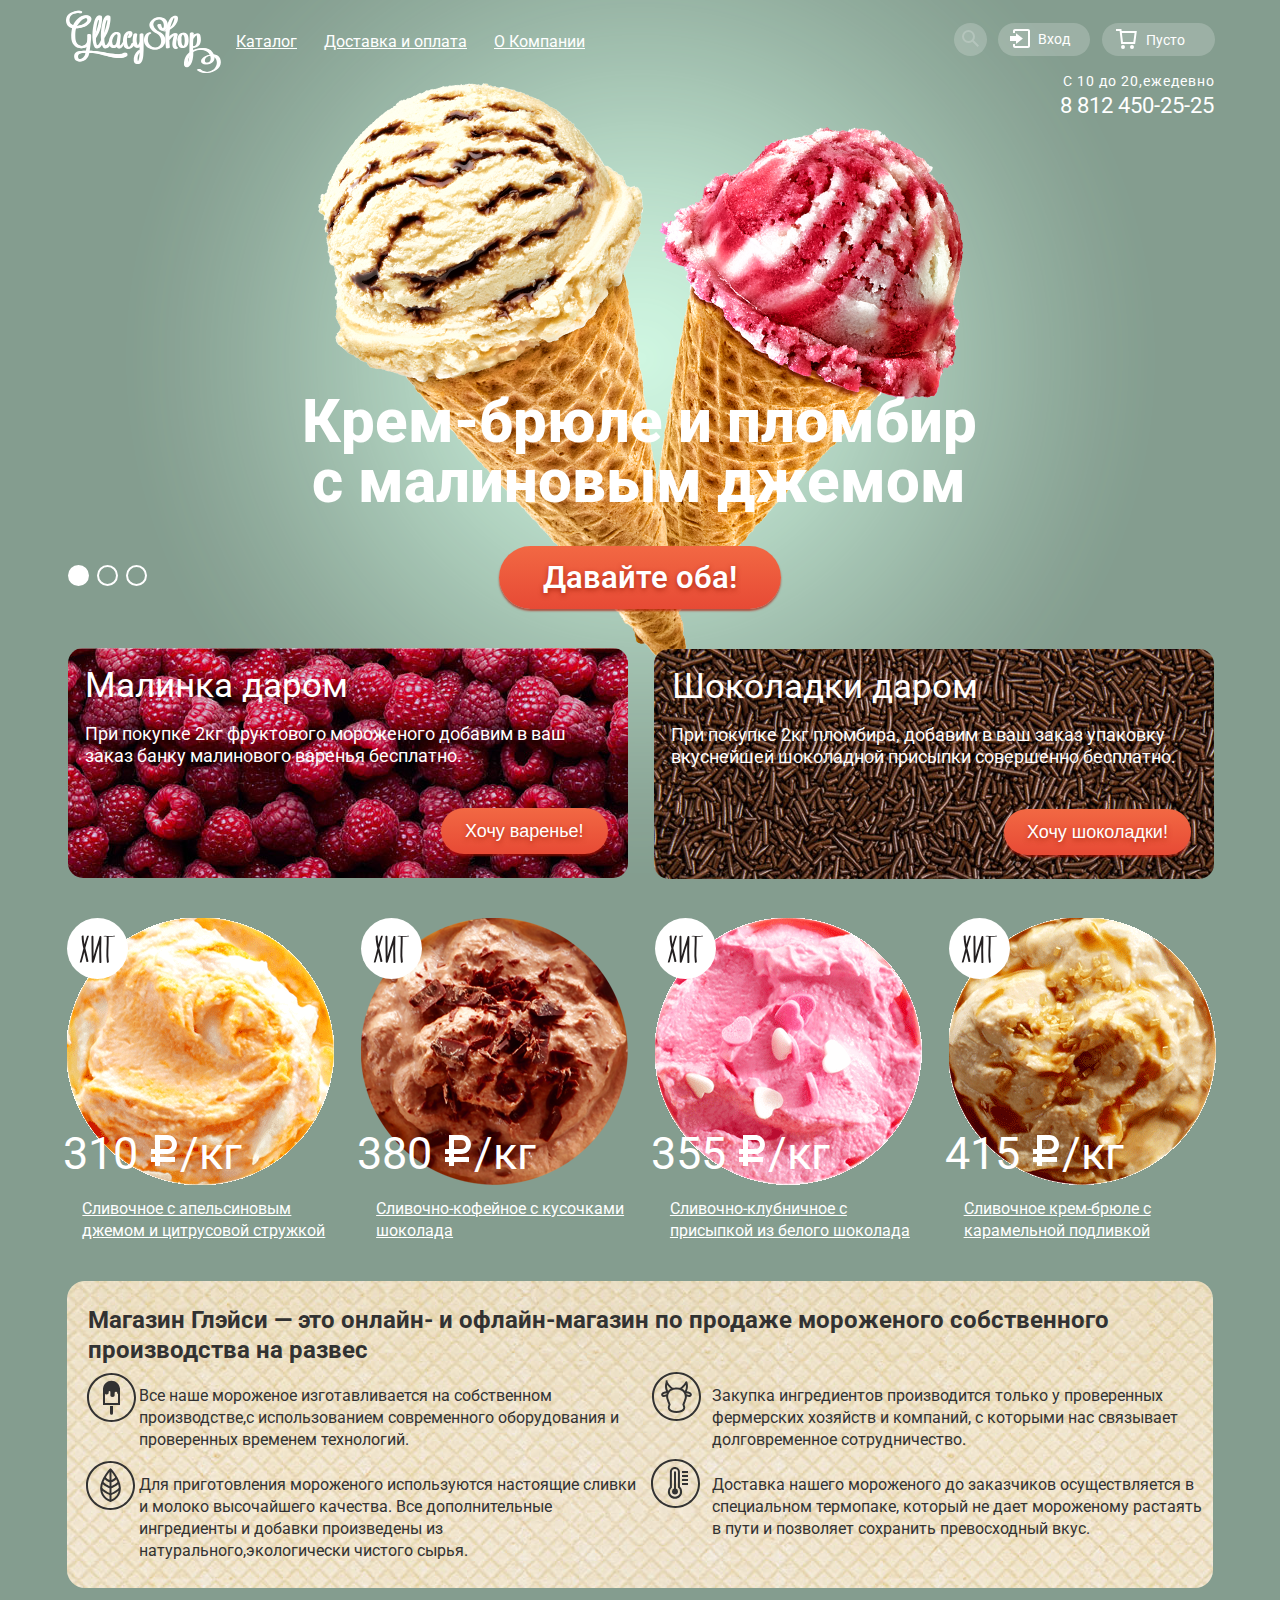
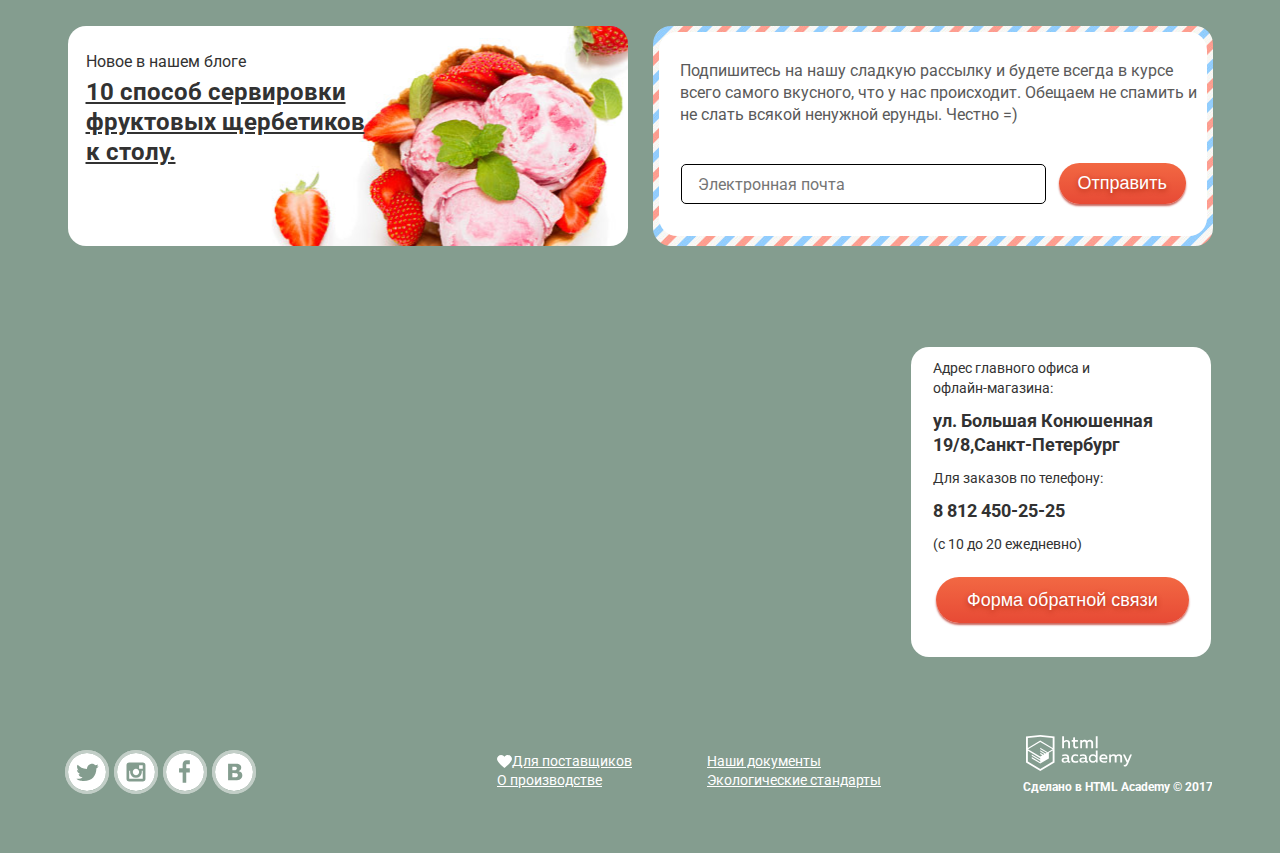
<file: index.html>
<!DOCTYPE html>
<html lang="en">

<head>
  <meta charset="UTF-8">
  <title>Глейси</title>
  <link href="https://fonts.googleapis.com/css?family=Roboto:400,500,700&amp;subset=cyrillic" rel="stylesheet">
  <link href="css/normalize.css" rel="stylesheet">
  <link rel="stylesheet" href="css/style.css">
</head>

<body>
  <input class="visually-hidden" type="radio" id="product-1" name="toggle" checked>
  <input class="visually-hidden" type="radio" id="product-2" name="toggle">
  <input class="visually-hidden" type="radio" id="product-3" name="toggle">
  <div class="site-wrapper">
    <header class="main-header">
      <div class="container">
        <div class="main-header-left">
          <a class="logo">
            <img src="img/index.html.svg" width="156" height="64" alt="Глейси">
          </a>
          <nav>
            <ul class="site-navigation">
              <li>
                <a class="folder" href="#">Каталог</a>
                <ul class="sub-menu">
                  <li>
                    <a class="new" href="#">Новинки</a>
                  </li>
                  <li>
                    <a class="creamy" href="catalog.html">Сливочное</a>
                  </li>
                  <li>
                    <a class="sherbets" href="#">Щербеты</a>
                  </li>
                  <li>
                    <a class="fruit-ice" href="#">Фруктовый лёд</a>
                  </li>
                  <li>
                    <a class="melorin" href="#">Мелорин</a>
                  </li>
                </ul>
              </li>
              <li>
                <a class="transportation" href="#">Доставка и оплата</a>
              </li>
              <li>
                <a class="company" href="#">О Компании</a>
              </li>
            </ul>
          </nav>
        </div>
        <div class="main-header-right">
          <div class="user-block">
            <ul class="user-navigation">
              <li class="seek">
                <div class="loupe">
                  <a class="button-search" href="search.html"><svg xmlns="http://www.w3.org/2000/svg" xmlns:xlink="http://www.w3.org/1999/xlink" width="17" height="17" viewBox="0 0 17 17"><path fill="#fff" d="M16.958 15.527L11.75 10.32A6.455 6.455 0 0 0 13 6.5 6.5 6.5 0 1 0 6.5 13a6.465 6.465 0 0 0 3.839-1.263l5.205 5.204 1.414-1.414zM6.5 11C4.019 11 2 8.981 2 6.5S4.019 2 6.5 2 11 4.019 11 6.5 8.981 11 6.5 11z"></path></svg></a>
                  <form class="search-form" action="https://echo.htmlacademy.ru" method="post">
                    <input type="text" name="what" value="" placeholder="Что ищем?">
                  </form>
                </div>
              </li>
              <li class="entry">
                <div class="entrance">
                  <a class="button-login" href="login.html"><svg class="path" xmlns="http://www.w3.org/2000/svg" xmlns:xlink="http://www.w3.org/1999/xlink" width="21" height="19" viewBox="0 0 21 19"><g fill="#fff"><path d="M6 14.875L12.917 9.5 6 4.125v2.917H-.042v4.917H6z"></path><path d="M18 0H5C3.9 0 3 .9 3 2v2h2V2h13v15H5v-2H3v2c0 1.1.9 2 2 2h13c1.1 0 2-.9 2-2V2c0-1.1-.9-2-2-2z"></path></g></svg>Вход</a>
                  <form class="login-form" action="https://echo.htmlacademy.ru" method="post">
                    <label>
                      <input type="text" name="mail" value="" placeholder="Электронная почта">
                    </label>
                    <label>
                      <input type="text" name="password" value="" placeholder="Пароль">
                    </label>
                    <button class="button" type="submit">Войти</button>
                    <a class="restore" href="#">Забыли пароль?</a>
                    <a class="new-registration" href="#">Новая регестрация</a>
                  </form>
                </div>
              </li>
              <li>
                <div class="cart">
                  <a class="button-cart" href="cart.html">Пусто</a>
                </div>
              </li>
            </ul>
          </div>
          <div class="header-contacts">
            <span class="header-time">С 10 до 20,ежедевно</span>
            <span class="header-phone">8 812 450-25-25</span>
          </div>
        </div>
      </div>
    </header>
    <div class="container">
      <section class="slider">
        <div class="slider-controls">
          <label for="product-1">Первый</label>
          <label for="product-2">Второй</label>
          <label for="product-3">Третий</label>
        </div>
        <ul class="slider-list">
          <li class="slider-item slide" id="slide1">
            <h3 class="slide-title">
               Крем-брюле и пломбир с малиновым джемом
           </h3>
            <a class="button slide-button" href="#">Давайте оба!</a>
          </li>
          <li class="slider-item slide" id="slide2">
            <h3 class="slide-title">
               Шоколадный пломбир и лимонный сорбет
           </h3>
            <a class="button slide-button" href="#">Давайте оба!</a>
          </li>
          <li class="slider-item slide" id="slide3">
            <h3 class="slide-title">
               Пломбир с помадкой и клубничный щербет
           </h3>
            <a class="button slide-button" href="#">Давайте оба!</a>
          </li>
        </ul>
      </section>
    </div>
    <div class="promo">
      <div class="container">
        <div class="promo-left">
          <h2>
        Малинка даром
          </h2>
          <p>
            При покупке 2кг фруктового мороженого добавим в ваш заказ банку малинового варенья бесплатно.
          </p>
          <button class="button" type="button">Хочу варенье!</button>
        </div>
        <div class="promo-right">
          <h2>
        Шоколадки даром
         </h2>
          <p>
            При покупке 2кг пломбира, добавим в ваш заказ упаковку вкуснейшей шоколадной присыпки совершенно бесплатно.
          </p>
          <button class="button" type="button">Хочу шоколадки!</button>
        </div>
      </div>
    </div>
    <div class="container">
      <ul class="ice-cream-list">
        <li class="ice-cream-item">
          <img src="img/product-1.png" width="267" height="267" alt="Сливочное
          с апельсиновым джемом и цитрусовой стружкой">
          <p>
            Сливочное с апельсиновым джемом и цитрусовой стружкой
          </p>
          <span class="ice-cream-sum">310 <svg xmlns="http://www.w3.org/2000/svg" width="31" height="36" viewBox="0 0 31 36"><path fill="#FFF" d="M11 21h7.451c5.247 0 9.5-4.253 9.5-9.5S23.698 2 18.451 2H6v14H2v5h4v3H2v5h4v4h5v-4h15v-5H11v-3zm0-14h7.451v-.03a4.53 4.53 0 0 1 0 9.06V16H11V7z"></path></svg>/кг</span>
          <div class="look"><button class="button" type="button">Быстрый просмотр</button></div>
        </li>
        <li class="ice-cream-item">
          <img src="img/product-2.png" width="267" height="267" alt="Сливочно-
          кофейное с кусочками шоколада">
          <p>
            Сливочно-кофейное с кусочками шоколада
          </p>
          <span class="ice-cream-sum">380 <svg xmlns="http://www.w3.org/2000/svg" width="31" height="36" viewBox="0 0 31 36"><path fill="#FFF" d="M11 21h7.451c5.247 0 9.5-4.253 9.5-9.5S23.698 2 18.451 2H6v14H2v5h4v3H2v5h4v4h5v-4h15v-5H11v-3zm0-14h7.451v-.03a4.53 4.53 0 0 1 0 9.06V16H11V7z"></path></svg>/кг</span>
          <div class="look"><button class="button" type="button">Быстрый просмотр</button></div>
        </li>
        <li class="ice-cream-item">
          <img src="img/product-3.png" width="267" height="267" alt="Сливочно-
          клубничное с присыпкой из белого шоколада">
          <p>
            Сливочно-клубничное с присыпкой из белого шоколада
          </p>
          <span class="ice-cream-sum">355 <svg xmlns="http://www.w3.org/2000/svg" width="31" height="36" viewBox="0 0 31 36"><path fill="#FFF" d="M11 21h7.451c5.247 0 9.5-4.253 9.5-9.5S23.698 2 18.451 2H6v14H2v5h4v3H2v5h4v4h5v-4h15v-5H11v-3zm0-14h7.451v-.03a4.53 4.53 0 0 1 0 9.06V16H11V7z"></path></svg>/кг</span>
          <div class="look"><button class="button" type="button">Быстрый просмотр</button></div>
        </li>
        <li class="ice-cream-item">
          <img src="img/product-4.png" width="267" height="267" alt="Сливочное
          крем-брюле с карамельной подливкой">
          <p>
            Сливочное крем-брюле с карамельной подливкой
          </p>
          <span class="ice-cream-sum">415 <svg xmlns="http://www.w3.org/2000/svg" width="31" height="36" viewBox="0 0 31 36"><path fill="#FFF" d="M11 21h7.451c5.247 0 9.5-4.253 9.5-9.5S23.698 2 18.451 2H6v14H2v5h4v3H2v5h4v4h5v-4h15v-5H11v-3zm0-14h7.451v-.03a4.53 4.53 0 0 1 0 9.06V16H11V7z"></path></svg>/кг</span>
          <div class="look"><button class="button" type="button">Быстрый просмотр</button></div>
        </li>
      </ul>
      <div class="benefit">
        <h2>
        Магазин Глэйси — это онлайн- и офлайн-магазин по продаже мороженого
          собственного производства на развес
        </h2>
        <ul>
          <li class="benefit-oil">
            Все наше мороженое изготавливается на собственном производстве,с использованием современного оборудования и проверенных временем технологий.
          </li>
          <li class="benefit-milk">
            Закупка ингредиентов производится только у проверенных фермерских хозяйств и компаний, с которыми нас связывает долговременное сотрудничество.
          </li>
          <li class="benefit-cow">
            Для приготовления мороженого используются настоящие сливки и молоко высочайшего качества. Все дополнительные ингредиенты и добавки произведены из натурального,экологически чистого сырья.
          </li>
          <li class="benefit-thermometer">
            Доставка нашего мороженого до заказчиков осуществляется в специальном термопаке, который не дает мороженому растаять в пути и позволяет сохранить превосходный вкус.
          </li>
        </ul>
      </div>
    </div>
    <div class="subscribe">
      <div class="container">
        <div class="blog-left">
          <p>
            Новое в нашем блоге
          </p>
          <p>
            <a href="sorting.html"><span>10 способ сервировки</span><br>
              <span>фруктовых щербетиков</span><br>к столу.</a>
          </p>
        </div>
        <div class="subscribe-right">
          <div class="subscribe-right-wrapper">
            <p>
              Подпишитесь на нашу сладкую рассылку и будете всегда в курсе всего самого вкусного, что у нас происходит. Обещаем не спамить и не слать всякой ненужной ерунды. Честно =)
            </p>
            <form class="email-form" action="https://echo.htmlacademy.ru" method="post">
              <input type="text" name="email" value="" placeholder="Электронная почта">
              <button class="button" type="submit">Отправить</button>
            </form>
          </div>
        </div>
      </div>
    </div>
    <div class="modal modal-map">
      <iframe class="iframe" src="https://yandex.ru/map-widget/v1/-/CBUHBOR1hB"></iframe>
      <div class="container container-map">
        <div class="address">
          <h2 class="visually-hidden">Как добраться</h2>
          <p>
            Адрес главного офиса и <br>офлайн-магазина:
          </p>
          <p><span class="bold">ул. Большая Конюшенная</span>
            <span class="bold">19/8,Санкт-Петербург</span>
          </p>
          <p>
            Для заказов по телефону:
          </p>
          <p><span class="bold">8 812 450-25-25</span>
          </p>
          <p>
            (с 10 до 20 ежедневно)
          </p>
          <button class="button js-feedback" type="button">Форма обратной связи</button>
        </div>
      </div>
    </div>
    <footer class="footer">
      <div class="container">
        <div class="footer-social ">
          <ul>
            <li class="twitter">
              <a href="#">
                <span class="visually-hidden">Твитер</span>
                <svg class="twitter" xmlns="http://www.w3.org/2000/svg" width="32" height="32" viewBox="0 0 32 32"><path
                  fill="#FFF"
                  d="M16 0C7.164 0 0 7.164 0 16c0 8.837 7.164 16 16 16 8.837 0 16-7.163 16-16 0-8.836-7.163-16-16-16zm7.944 12.809c-.251 6.516-3.463 10.832-10.992 10.702h-.486c-.447 0-4.543-.443-5.344-1.823 2.479.19 4.247-.406 5.12-1.136-1.048-.289-2.923-.461-3.251-2.848.384.104.618.221 1.299.113-1.307-.824-2.758-1.519-2.679-3.643.311.317 1.164.518 1.46.457-.768-.233-2.149-3.244-.974-4.781 1.984 1.79 4.075 3.482 7.804 3.643.227-2.214 1.24-3.699 3.168-4.325 1.84-.479 3.255.26 3.901 1.138.737-.224 1.453-.466 2.193-.685-.004.833-.569 1.463-.935 1.709.747.165 1.423-.475 1.423-.475-.184.963-1.094 1.725-1.707 1.954z"></path></svg>
              </a>
            </li>
            <li class="instagram">
              <a href="#">
                  <span class="visually-hidden">Инстаграм</span>
                  <svg class="instagram" xmlns="http://www.w3.org/2000/svg" width="32" height="32" viewBox="0 0 32 32"><g fill="#FFF"><path d="M20.916 16a4.938 4.938 0 1 1-9.877 0c0-.394.051-.773.138-1.14h-.897v6.838h11.396V14.86h-.897c.086.367.137.746.137 1.14z"></path><path d="M15.978 18.659c1.466 0 2.659-1.193 2.659-2.659s-1.193-2.659-2.659-2.659c-1.466 0-2.659 1.193-2.659 2.659s1.192 2.659 2.659 2.659zM18.637 10.302h3.039v3.039h-3.039z"></path><path d="M16 0C7.164 0 0 7.164 0 16c0 8.837 7.164 16 16 16 8.837 0 16-7.163 16-16 0-8.836-7.163-16-16-16zm7.955 21.698a2.285 2.285 0 0 1-2.279 2.279H10.279A2.285 2.285 0 0 1 8 21.698V10.302a2.286 2.286 0 0 1 2.279-2.279h11.396a2.286 2.286 0 0 1 2.279 2.279v11.396z"></path></g></svg>
              </a>
            </li>
            <li class="facebook">
              <a href="#">
                <span class="visually-hidden">Фейсбук</span>
                <svg class="facebook" xmlns="http://www.w3.org/2000/svg" width="32" height="32" viewBox="0 0 32 32"><path fill="#FFF" d="M16 0C7.164 0 0 7.163 0 16s7.164 16 16 16c8.837 0 16-7.164 16-16S24.837 0 16 0zm4.062 9.455h-3.021v3.444h3.021v3.445h-3.021v8.61H14.02v-8.61H11v-3.445h3.021V9.455c0-1.902 1.353-3.445 3.021-3.445h3.021v3.445z"></path></svg>
              </a>
            </li>
            <li class="vkontakte">
              <a href="#">
                <span class="visually-hidden">Вконтакте</span>
                <svg class="vkontakte" xmlns="http://www.w3.org/2000/svg" width="32"  height="32" viewBox="0 0 32 32">
                  <g fill="#FFF"><path
                    d="M16.637 14.495c.402-.019.719-.082.951-.188.326-.145.54-.33.641-.559.101-.229.15-.496.15-.797 0-.232-.058-.465-.174-.697-.116-.232-.322-.405-.617-.517-.264-.1-.592-.155-.984-.165a76.242 76.242 0 0 0-1.652-.014h-.339v2.965h.565c.571 0 1.057-.009 1.459-.028zM18.118 17.084c-.282-.081-.672-.125-1.166-.132a127.97 127.97 0 0 0-1.55-.009h-.79v3.493h.264c1.014 0 1.74-.003 2.18-.009a3.2 3.2 0 0 0 1.212-.245c.377-.157.633-.364.774-.625s.214-.562.214-.9c0-.446-.088-.788-.261-1.03-.17-.241-.464-.423-.877-.543z"></path><path
                    d="M16 0C7.164 0 0 7.164 0 16c0 8.837 7.164 16 16 16 8.837 0 16-7.163 16-16 0-8.836-7.163-16-16-16zm6.602 20.531a3.73 3.73 0 0 1-1.124 1.327c-.552.415-1.161.71-1.823.886s-1.501.264-2.519.264h-6.121V8.987h5.443c1.13 0 1.957.038 2.48.113a5.126 5.126 0 0 1 1.561.5c.533.27.929.632 1.189 1.087.26.455.392.975.392 1.558 0 .678-.179 1.278-.536 1.795-.358.518-.863.92-1.517 1.208v.075c.917.182 1.642.559 2.179 1.13.537.571.807 1.325.807 2.261 0 .678-.138 1.283-.411 1.817z"></path></g>
                </svg>
              </a>
            </li>
          </ul>
        </div>
        <div class="footer-sorting">
          <ul>
            <li>
              <a href="for-providers"><svg class="heart" xmlns="http://www.w3.org/2000/svg" width="15" height="13" viewBox="0 0 15 13"><path fill="#FFF" d="M10.799 0c-1.35 0-2.551.65-3.3 1.661A4.097 4.097 0 0 0 4.199 0C1.875 0 0 1.806 0 4.044 0 7.223 7.499 13 7.499 13s7.499-5.777 7.499-8.956C14.998 1.806 13.123 0 10.799 0z"></path></svg>Для поставщиков</a>
            </li>
            <li>
              <a href="our-document">Наши документы</a>
            </li>
            <li>
              <a href="about-production">О производстве</a>
            </li>
            <li>
              <a href="environmental-standart">Экологические стандарты</a>
            </li>
          </ul>
        </div>
        <p class="footer-copyright">
          <b>
            <svg class="text" xmlns="http://www.w3.org/2000/svg" width="189" height="12" viewBox="0 0 189 12">
            <defs>
              <style>
                .cls-1 {
                  font-size: 12px;
                  fill: #fefefe;
                  font-family: Roboto;
                }
              </style>
            </defs>
            <text id="Сделано_в_HTML_Academy_2017" data-name="Сделано в HTML Academy © 2017" class="cls-1" y="9.001">Сделано в HTML Academy © 2017</text>
           </svg>
         </b>
          <a href="https://htmlacademy.ru"></a>
          <svg class="academy" id="Layer_1" data-name="Layer 1" xmlns="http://www.w3.org/2000/svg" viewBox="0 0 108.08 36.85"><title>logo-htmlacademy-small1</title><path d="M44.61,26.88a2,2,0,0,0,.55-0.1v1.33a3.25,3.25,0,0,1-1.18.21,1.67,1.67,0,0,1-1.67-1,4.84,4.84,0,0,1-3.14,1.08c-1.51,0-2.91-.83-2.91-2.55,0-2.13,2-2.79,3.71-2.79a11.08,11.08,0,0,1,2.17.25v-0.3c0-1-.76-1.77-2.19-1.77a7.42,7.42,0,0,0-3,.64v-1.7a10.21,10.21,0,0,1,3.19-.55c2.36,0,3.81,1.12,3.81,3.65v3a0.54,0.54,0,0,0,.49.59h0.17Zm-6.44-1.13A1.35,1.35,0,0,0,39.63,27h0.11a3.39,3.39,0,0,0,2.41-1V24.58a9.72,9.72,0,0,0-1.81-.21c-1,0-2.16.33-2.16,1.38h0Zm12.36-6.11a5,5,0,0,1,2.57.64V22a4.08,4.08,0,0,0-2.3-.7,2.75,2.75,0,1,0,0,5.49,5,5,0,0,0,2.43-.64v1.71a6.27,6.27,0,0,1-2.76.57A4.21,4.21,0,0,1,46,24.51q0-.21,0-0.41a4.32,4.32,0,0,1,4.18-4.46h0.38Zm12.17,7.24a2,2,0,0,0,.55-0.1v1.33a3.25,3.25,0,0,1-1.18.21,1.67,1.67,0,0,1-1.67-1,4.84,4.84,0,0,1-3.14,1.08c-1.51,0-2.91-.83-2.91-2.55,0-2.13,2-2.79,3.71-2.79a11.08,11.08,0,0,1,2.17.25v-0.3c0-1-.76-1.77-2.19-1.77a7.42,7.42,0,0,0-3,.64v-1.7a10.21,10.21,0,0,1,3.19-.55c2.36,0,3.81,1.12,3.81,3.65v3a0.54,0.54,0,0,0,.49.59h0.17Zm-6.44-1.13A1.35,1.35,0,0,0,57.73,27h0.11a3.39,3.39,0,0,0,2.41-1V24.58a9.72,9.72,0,0,0-1.81-.21c-1.06,0-2.16.33-2.16,1.38h0ZM73,16V28.2H71.35V26.88a3.88,3.88,0,0,1-3.19,1.54,4.4,4.4,0,0,1,0-8.78,3.81,3.81,0,0,1,3,1.3V16H73Zm-4.53,5.22a2.76,2.76,0,1,0,0,5.52A2.86,2.86,0,0,0,71.15,25V23A2.91,2.91,0,0,0,68.49,21.27ZM79,19.64c3.31,0,4.46,2.68,3.92,5.09H76.7c0.21,1.5,1.67,2.11,3.19,2.11a6.11,6.11,0,0,0,2.64-.59v1.6a7.14,7.14,0,0,1-3,.57C77,28.42,74.78,27,74.78,24a4.18,4.18,0,0,1,4-4.39H79Zm0.09,1.54a2.28,2.28,0,0,0-2.44,2.1v0.06H81.3A2,2,0,0,0,79.13,21.18Zm5.73,7V19.87h1.65v1a3.81,3.81,0,0,1,2.78-1.27A2.86,2.86,0,0,1,91.89,21a4.12,4.12,0,0,1,2.91-1.33A3.06,3.06,0,0,1,98,23V28.2h-1.9V23.05a1.59,1.59,0,0,0-1.42-1.75H94.42a2.8,2.8,0,0,0-2.07,1.12V28.2h-1.9V23.05A1.59,1.59,0,0,0,89,21.31H88.8a3,3,0,0,0-2.21,1.29v5.63H84.86Zm21.31-8.33h1.9l-3.91,9.46c-0.9,2.17-2.09,2.86-3.35,2.86a4.76,4.76,0,0,1-1.1-.14V30.46a2.86,2.86,0,0,0,.85.12c0.9,0,1.58-.64,2.07-1.9l0.17-.42-4-8.4h2l2.86,6.29ZM38.73,1.46V6.22a3.81,3.81,0,0,1,2.7-1.14,3.25,3.25,0,0,1,3.44,3.4v5.15H43V8.72a1.81,1.81,0,0,0-1.61-2h-0.3a2.93,2.93,0,0,0-2.32,1.39v5.52h-1.9V1.46h1.9ZM49.94,2.31v3h3V6.91h-3v3.81c0,1.1.5,1.46,1.58,1.46a4.49,4.49,0,0,0,1.69-.33v1.6A6.8,6.8,0,0,1,51,13.8a2.55,2.55,0,0,1-2.86-2.74V6.89H46.58V5.26h1.5V2.74Zm5.4,11.31V5.28H57v1A3.81,3.81,0,0,1,59.77,5a2.86,2.86,0,0,1,2.6,1.33A4.12,4.12,0,0,1,65.28,5,3.06,3.06,0,0,1,68.44,8.4v5.21h-1.9V8.46a1.59,1.59,0,0,0-1.42-1.75H64.89a2.8,2.8,0,0,0-2.07,1.12v5.78h-1.9V8.46A1.59,1.59,0,0,0,59.5,6.71H59.27A3,3,0,0,0,57.06,8v5.63H55.34ZM71.17,1.45H73V13.6H71.17V1.45ZM14.71,0H14.55L0,1.54V28.21l14.55,8.66,14.55-8.66V1.54Zm12.5,27.1L14.55,34.64,1.9,27.12V16.18l12.59,7.5V25L5.86,19.9v1.31l8.68,5.21v1.39L5.87,22.65V24l8.68,5.21,8.75-5.24V18.31L27.2,16V27.12Zm0-12.53-3.48,2-1.6,1L14.51,13v1.31L21,18.23H21l-0.14.09-1,.54-5.37-3.2V17l4.24,2.52-1,.67-3.2-1.9v1.31l2.1,1.24L14.5,22.1,2,14.65,14.51,7.11Zm0-1.32L14.49,5.76,1.91,13.25v-10L14.56,1.92,27.21,3.25v10h0Z" transform="translate(0 -0.02)" fill="#fff"></path></svg>
        </p>
      </div>
    </footer>
  </div>
  <div class="feedback">
    <h2>
      Мы обязательно вам ответим!
    </h2>
    <button class="feedback-close" type="button">Закрыть</button>
    <form class="feedback-form" action="https://echo.htmlacademy.ru" method="post">
      <p><input type="text" name="name" value="" placeholder="Как вас зовут?" required></p>
      <p><input type="text" name="mail" value="" placeholder="Ваша почта для ответа?" required></p>
      <p><textarea name="feedback" id="feedback-field" cols="30" rows="10">Напишите что-нибудь...</textarea></p>
      <p><button class="submit" type="submit">Отправить</button></p>
    </form>
  </div>
  <div class="feedback-overlay"></div>

  <script src="js/script.min.js"></script>

</body>

</html>
</file>
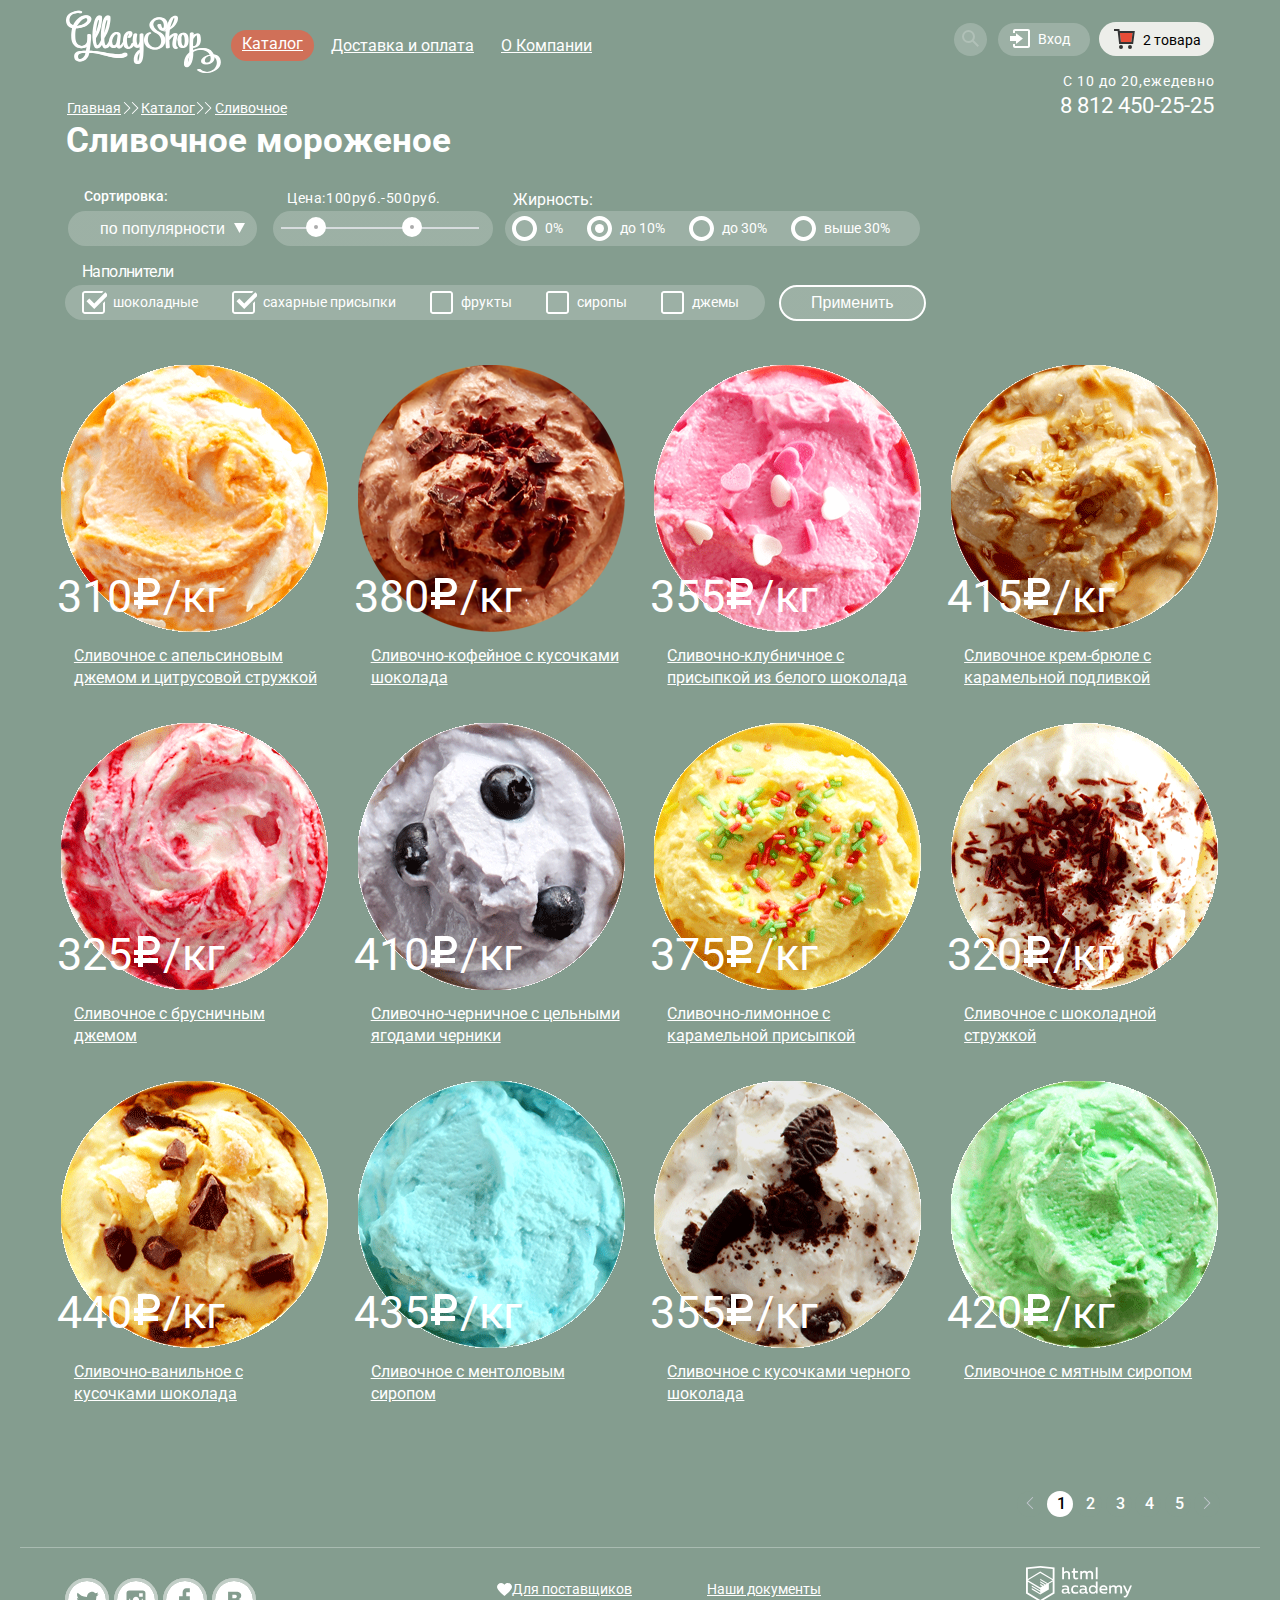
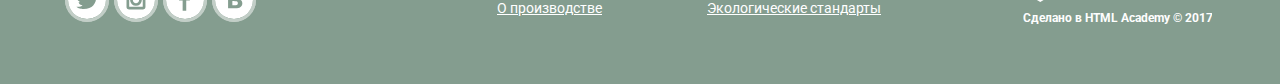
<file: catalog.html>
<!DOCTYPE html>
<html lang="en">

<head>
  <meta charset="UTF-8">
  <title>Каталог</title>
  <link href="https://fonts.googleapis.com/css?family=Roboto:400,500,700&amp;subset=cyrillic" rel="stylesheet">
  <link href="css/normalize.css" rel="stylesheet">
  <link rel="stylesheet" href="css/style.css">
</head>

<body class="inner-page">
  <header class="main-header">
    <div class="container">
      <div class="main-header-left">
        <a href="index.html" class="logo">
          <img src="img/index.html.svg" width="156" height="64" alt="Глейси">
        </a>
        <nav>
          <ul class="site-navigation">
            <li>
              <a class="folder" href="#">Каталог</a>
              <ul class="sub-menu">
                <li>
                  <a class="new" href="#">Новинки</a>
                </li>
                <li>
                  <a class="creamy" href="#">Сливочное</a>
                </li>
                <li>
                  <a class="sherbets sherbets-active" href="#">Щербеты</a>
                </li>
                <li>
                  <a class="fruit-ice" href="#">Фруктовый лёд</a>
                </li>
                <li>
                  <a class="melorin" href="#">Мелорин</a>
                </li>
              </ul>
            </li>
            <li>
              <a class="transportation" href="#">Доставка и оплата</a>
            </li>
            <li>
              <a class="company" href="#">О Компании</a>
            </li>
          </ul>
        </nav>
      </div>
      <div class="main-header-right">
        <div class="user-block">
          <ul class="user-navigation">
            <li class="seek">
              <div class="loupe">
                <a class="button-search" href="search.html"><svg xmlns="http://www.w3.org/2000/svg" xmlns:xlink="http://www.w3.org/1999/xlink" width="17" height="17" viewBox="0 0 17 17"><path fill="#fff" d="M16.958 15.527L11.75 10.32A6.455 6.455 0 0 0 13 6.5 6.5 6.5 0 1 0 6.5 13a6.465 6.465 0 0 0 3.839-1.263l5.205 5.204 1.414-1.414zM6.5 11C4.019 11 2 8.981 2 6.5S4.019 2 6.5 2 11 4.019 11 6.5 8.981 11 6.5 11z"></path></svg></a>
                <form class="search-form" action="https://echo.htmlacademy.ru" method="post">
                  <input type="text" name="what" value="" placeholder="Что ищем?">
                </form>
              </div>
            </li>
            <li class="entry">
              <div class="entrance">
                <a class="button-login" href="login.html"><svg class="path" xmlns="http://www.w3.org/2000/svg" xmlns:xlink="http://www.w3.org/1999/xlink" width="21" height="19" viewBox="0 0 21 19"><g fill="#fff"><path d="M6 14.875L12.917 9.5 6 4.125v2.917H-.042v4.917H6z"></path><path d="M18 0H5C3.9 0 3 .9 3 2v2h2V2h13v15H5v-2H3v2c0 1.1.9 2 2 2h13c1.1 0 2-.9 2-2V2c0-1.1-.9-2-2-2z"></path></g></svg>Вход</a>
                <form class="login-form" action="https://echo.htmlacademy.ru" method="post">
                  <label>
                    <input type="text" name="mail" value="" placeholder="Электронная почта">
                  </label>
                  <label>
                    <input type="text" name="password" value="" placeholder="Пароль">
                  </label>
                  <button class="button" type="submit">Войти</button>
                  <a class="restore" href="#">Забыли пароль?</a>
                  <a class="new-registration" href="#">Новая регестрация</a>
                </form>
              </div>
            </li>
            <li>
              <div class="cart-two">
                <a class="button-cart-two" href="cart.html">2 товара</a>
                <form class="cart-form" action="https://echo.htmlacademy.ru" method="post">
                  <table>
                    <tr>
                      <td>
                        <button class="cart-close">Закрыть</button>
                      </td>
                      <td>
                        <img src="img/product-1.png" width="33" height="33" alt="Сливочное
                 с апельсиновым джемом и цитрусовой стружкой">
                      </td>
                      <td>
                        Пломбир с апельсиновым джемом
                      </td>
                      <td>
                        1,5x<span>200руб</span>
                      </td>
                      <td>
                        300руб
                      </td>
                    </tr>
                    <tr>
                      <td>
                        <button class="cart-close-two">Закрыть</button>
                      </td>
                      <td>
                        <img src="img/product-3.png" width="33" height="33" alt="Сливочное с апельсиновым джемом и цитрусовой стружкой">
                      </td>
                      <td>
                        Клубничный пломбир с присыпкой из белого шоколада
                      </td>
                      <td>
                        1,5x<span>300руб</span>
                      </td>
                      <td>
                        450руб
                      </td>
                    </tr>
                  </table>
                  <p>
                    Итого: 750руб.
                  </p>
                  <button class="order" type="submit">Оформить заказ</button>
                </form>
              </div>
            </li>
          </ul>
        </div>
        <div class="header-contacts">
          <span class="header-time">С 10 до 20,ежедевно</span>
          <span class="header-phone">8 812 450-25-25</span>
        </div>
      </div>
    </div>
  </header>
  <main class="story">
    <div class="container">
      <ul class="breadcrumbs">
        <li class="breadcrumbs-menu">
          <a class="breadcrumbs-main" href="index.html">Главная</a>
        </li>
        <li>
          <a href="catalog.html">Каталог</a>
        </li>
        <li>
          <a href="creamy.html">Сливочное</a>
        </li>
      </ul>
      <section class="filters">
        <h1 class="page-title">Сливочное мороженое</h1>
        <form class="filters-form" action="https://echo.htmlacademy.ru" method="post">
          <ul class="filters-menu">
            <li class="grade">
              <div class="filters-sort">Сортировка:</div>
              <select class="fame" name="filters-title" id="filters-title">
                 <option value="1">по популярности</option>
                 <option value="2">сначала недорогие</option>
                 <option value="3">сначала дорогие</option>
                 <option value="4">по жирности</option>
             </select>
            </li>
            <li class="filter-item">
              <div class="price">
                <div class="rate">Цена:100руб.-500руб.</div>
                <div class="range-filter">
                  <div class="range-controls">
                    <div class="scale">
                      <div class="toggle toggle-min"></div>
                      <div class="toggle toggle-max"></div>
                    </div>
                  </div>
                </div>
              </div>
            </li>
            <li>
              <div class="fatness">Жирность:</div>
              <ul class="fat">
                <li class="filters-option">
                  <input class="visually-hidden filters-input filters-input-radio" type="radio" name="fatness-group" value="" id="low">
                  <label for="low">0%</label>
                </li>
                <li class="filters-option">
                  <input class="visually-hidden filters-input filters-input-radio" type="radio" name="fatness-group" value="" id="tens" checked>
                  <label for="tens">до 10%</label>
                </li>
                <li class="filters-option">
                  <input class="visually-hidden filters-input filters-input-radio" type="radio" name="fatness-group" value="" id="thirty">
                  <label for="thirty">до 30%</label>
                </li>
                <li class="filters-option">
                  <input class="visually-hidden filters-input filters-input-radio" type="radio" name="fatness-group" value="выше-30%" id="above">
                  <label for="above">выше 30%</label>
                </li>
              </ul>
            </li>
            <li>
              <div class="additive">Наполнители</div>
              <ul class="fillers">
                <li class="filters-option">
                  <input class="visually-hidden filters-input filters-input-checkbox" type="checkbox" name="chocolate" id="filter-chocolate" checked>
                  <label for="filter-chocolate">шоколадные</label>
                </li>
                <li class="filters-option">
                  <input class="visually-hidden filters-input filters-input-checkbox" type="checkbox" name="sugar-powder" id="filter-sugar" checked>
                  <label for="filter-sugar">сахарные присыпки</label>
                </li>
                <li class="filters-option">
                  <input class="visually-hidden filters-input filters-input-checkbox" type="checkbox" name="fruits" id="filter-fruits">
                  <label for="filter-fruits">фрукты</label>
                </li>
                <li class="filters-option">
                  <input class="visually-hidden filters-input filters-input-checkbox" type="checkbox" name="syrups" id="filter-syrups">
                  <label for="filter-syrups">сиропы</label>
                </li>
                <li class="filters-option">
                  <input class="visually-hidden filters-input filters-input-checkbox" type="checkbox" name="jams" id="filter-jams">
                  <label for="filter-jams">джемы</label>
                </li>
              </ul>
            </li>
            <li>
              <button class="use" type="submit">Применить</button>
            </li>
          </ul>
        </form>
      </section>
      <section class="catalog">
        <h3 class="visually-hidden">Виды мороженого</h3>
        <ul class="catalog-list">
          <li class="catalog-item">
            <img src="img/product-1.png" width="267" height="267" alt="Сливочное
               с апельсиновым джемом и цитрусовой стружкой">
            <p>
              Сливочное с апельсиновым джемом и цитрусовой стружкой
            </p>
            <span class="catalog-sum">310<svg xmlns="http://www.w3.org/2000/svg" width="31" height="36" viewBox="0 0 31 36"><path fill="#FFF" d="M11 21h7.451c5.247 0 9.5-4.253 9.5-9.5S23.698 2 18.451 2H6v14H2v5h4v3H2v5h4v4h5v-4h15v-5H11v-3zm0-14h7.451v-.03a4.53 4.53 0 0 1 0 9.06V16H11V7z"></path></svg>/кг</span>
            <div class="look"><button class="button" type="button">Быстрый просмотр</button></div>
          </li>
          <li class="catalog-item">
            <img src="img/product-2.png" width="267" height="267" alt="Сливочно-кофейное с кусочками шоколада">
            <p>
              Сливочно-кофейное с кусочками шоколада
            </p>
            <span class="catalog-sum">380<svg xmlns="http://www.w3.org/2000/svg" width="31" height="36" viewBox="0 0 31 36"><path fill="#FFF" d="M11 21h7.451c5.247 0 9.5-4.253 9.5-9.5S23.698 2 18.451 2H6v14H2v5h4v3H2v5h4v4h5v-4h15v-5H11v-3zm0-14h7.451v-.03a4.53 4.53 0 0 1 0 9.06V16H11V7z"></path></svg>/кг</span>
            <div class="look"><button class="button" type="button">Быстрый просмотр</button></div>
          </li>
          <li class="catalog-item">
            <img src="img/product-3.png" width="267" height="267" alt="Сливочно-клубничное с присыпкой из белого шоколада">
            <p>
              Сливочно-клубничное с присыпкой из белого шоколада
            </p>
            <span class="catalog-sum">355<svg xmlns="http://www.w3.org/2000/svg" width="31" height="36" viewBox="0 0 31 36"><path fill="#FFF" d="M11 21h7.451c5.247 0 9.5-4.253 9.5-9.5S23.698 2 18.451 2H6v14H2v5h4v3H2v5h4v4h5v-4h15v-5H11v-3zm0-14h7.451v-.03a4.53 4.53 0 0 1 0 9.06V16H11V7z"></path></svg>/кг</span>
            <div class="look"><button class="button" type="button">Быстрый просмотр</button></div>
          </li>
          <li class="catalog-item">
            <img src="img/product-4.png" width="267" height="267" alt="Сливочное крем-брюле с карамельной подливкой">
            <p>
              Сливочное крем-брюле с карамельной подливкой
            </p>
            <span class="catalog-sum">415<svg xmlns="http://www.w3.org/2000/svg" width="31" height="36" viewBox="0 0 31 36"><path fill="#FFF" d="M11 21h7.451c5.247 0 9.5-4.253 9.5-9.5S23.698 2 18.451 2H6v14H2v5h4v3H2v5h4v4h5v-4h15v-5H11v-3zm0-14h7.451v-.03a4.53 4.53 0 0 1 0 9.06V16H11V7z"></path></svg>/кг</span>
            <div class="look"><button class="button" type="button">Быстрый просмотр</button></div>
          </li>
          <li class="catalog-item">
            <img src="img/product-5.png" width="267" height="267" alt="Сливочное с
	         брусничным джемом">
            <p>
              Сливочное с брусничным джемом
            </p>
            <span class="catalog-sum">325<svg xmlns="http://www.w3.org/2000/svg" width="31" height="36" viewBox="0 0 31 36"><path fill="#FFF" d="M11 21h7.451c5.247 0 9.5-4.253 9.5-9.5S23.698 2 18.451 2H6v14H2v5h4v3H2v5h4v4h5v-4h15v-5H11v-3zm0-14h7.451v-.03a4.53 4.53 0 0 1 0 9.06V16H11V7z"></path></svg>/кг</span>
            <div class="look"><button class="button" type="button">Быстрый просмотр</button></div>
          </li>
          <li class="catalog-item">
            <img src="img/product-6.png" width="267" height="267" alt="Сливочно-черничное с цельными ягодами черники">
            <p>
              Сливочно-черничное с цельными ягодами черники
            </p>
            <span class="catalog-sum">410<svg xmlns="http://www.w3.org/2000/svg" width="31" height="36" viewBox="0 0 31 36"><path fill="#FFF" d="M11 21h7.451c5.247 0 9.5-4.253 9.5-9.5S23.698 2 18.451 2H6v14H2v5h4v3H2v5h4v4h5v-4h15v-5H11v-3zm0-14h7.451v-.03a4.53 4.53 0 0 1 0 9.06V16H11V7z"></path></svg>/кг</span>
            <div class="look"><button class="button" type="button">Быстрый просмотр</button></div>
          </li>
          <li class="catalog-item">
            <img src="img/product-7.png" width="267" height="267" alt="Сливочно-лимонное с карамельной присыпкой">
            <p>
              Сливочно-лимонное с карамельной присыпкой
            </p>
            <span class="catalog-sum">375<svg xmlns="http://www.w3.org/2000/svg" width="31" height="36" viewBox="0 0 31 36"><path fill="#FFF" d="M11 21h7.451c5.247 0 9.5-4.253 9.5-9.5S23.698 2 18.451 2H6v14H2v5h4v3H2v5h4v4h5v-4h15v-5H11v-3zm0-14h7.451v-.03a4.53 4.53 0 0 1 0 9.06V16H11V7z"></path></svg>/кг</span>
            <div class="look"><button class="button" type="button">Быстрый просмотр</button></div>
          </li>
          <li class="catalog-item">
            <img src="img/product-8.png" width="267" height="267" alt="Сливочное с шоколадной стружкой">
            <p>
              Сливочное с шоколадной стружкой
            </p>
            <span class="catalog-sum">320<svg xmlns="http://www.w3.org/2000/svg" width="31" height="36" viewBox="0 0 31 36"><path fill="#FFF" d="M11 21h7.451c5.247 0 9.5-4.253 9.5-9.5S23.698 2 18.451 2H6v14H2v5h4v3H2v5h4v4h5v-4h15v-5H11v-3zm0-14h7.451v-.03a4.53 4.53 0 0 1 0 9.06V16H11V7z"></path></svg>/кг</span>
            <div class="look"><button class="button" type="button">Быстрый просмотр</button></div>
          </li>
          <li class="catalog-item">
            <img src="img/product-9.png" width="267" height="267" alt="Сливочно-ванильное с кусочками шоколада">
            <p>
              Сливочно-ванильное с кусочками шоколада
            </p>
            <span class="catalog-sum">440<svg xmlns="http://www.w3.org/2000/svg" width="31" height="36" viewBox="0 0 31 36"><path fill="#FFF" d="M11 21h7.451c5.247 0 9.5-4.253 9.5-9.5S23.698 2 18.451 2H6v14H2v5h4v3H2v5h4v4h5v-4h15v-5H11v-3zm0-14h7.451v-.03a4.53 4.53 0 0 1 0 9.06V16H11V7z"></path></svg>/кг</span>
            <div class="look"><button class="button" type="button">Быстрый просмотр</button></div>
          </li>
          <li class="catalog-item">
            <img src="img/product-10.png" width="267" height="267" alt="Сливочноe с ментоловым сиропом">
            <p>
              Сливочноe с ментоловым сиропом
            </p>
            <span class="catalog-sum">435<svg xmlns="http://www.w3.org/2000/svg" width="31" height="36" viewBox="0 0 31 36"><path fill="#FFF" d="M11 21h7.451c5.247 0 9.5-4.253 9.5-9.5S23.698 2 18.451 2H6v14H2v5h4v3H2v5h4v4h5v-4h15v-5H11v-3zm0-14h7.451v-.03a4.53 4.53 0 0 1 0 9.06V16H11V7z"></path></svg>/кг</span>
            <div class="look"><button class="button" type="button">Быстрый просмотр</button></div>
          </li>
          <li class="catalog-item">
            <img src="img/product-11.png" width="267" height="267" alt="Сливочное с кусочками черного шоколада">
            <p>
              Сливочное с кусочками черного шоколада
            </p>
            <span class="catalog-sum">355<svg xmlns="http://www.w3.org/2000/svg" width="31" height="36" viewBox="0 0 31 36"><path fill="#FFF" d="M11 21h7.451c5.247 0 9.5-4.253 9.5-9.5S23.698 2 18.451 2H6v14H2v5h4v3H2v5h4v4h5v-4h15v-5H11v-3zm0-14h7.451v-.03a4.53 4.53 0 0 1 0 9.06V16H11V7z"></path></svg>/кг</span>
            <div class="look"><button class="button" type="button">Быстрый просмотр</button></div>
          </li>
          <li class="catalog-item">
            <img src="img/product-12.png" width="267" height="267" alt="Сливочное с мятным сиропом">
            <p>
              Сливочное с мятным сиропом
            </p>
            <span class="catalog-sum">420<svg xmlns="http://www.w3.org/2000/svg" width="31" height="36" viewBox="0 0 31 36"><path fill="#FFF" d="M11 21h7.451c5.247 0 9.5-4.253 9.5-9.5S23.698 2 18.451 2H6v14H2v5h4v3H2v5h4v4h5v-4h15v-5H11v-3zm0-14h7.451v-.03a4.53 4.53 0 0 1 0 9.06V16H11V7z"></path></svg>/кг</span>
            <div class="look"><button class="button" type="button">Быстрый просмотр</button></div>
          </li>
        </ul>
        <ul class="paginatior-list">
          <li class="paginatior-item">
            <a href="#prev"><svg class="icon" xmlns="http://www.w3.org/2000/svg" width="8" height="12" viewBox="0 0 8 12"><path fill="#C1C6CE" d="M7.237 5.642L1.729.133a.506.506 0 1 0-.716.716L6.163 6l-5.151 5.15a.507.507 0 0 0 .716.717l5.509-5.509a.504.504 0 0 0 0-.716z"></path></svg></a>
          </li>
          <li class="paginatior-item paginatior-item-current">
            <a>1</a>
          </li>
          <li class="paginatior-item">
            <a href="#">2</a>
          </li>
          <li class="paginatior-item">
            <a href="#">3</a>
          </li>
          <li class="paginatior-item">
            <a href="#">4</a>
          </li>
          <li class="paginatior-item">
            <a href="#">5</a>
          </li>
          <li class="paginatior-item">
            <a href="#next"><svg xmlns="http://www.w3.org/2000/svg" width="8" height="12" viewBox="0 0 8 12"><path fill="#C1C6CE" d="M7.237 5.642L1.729.133a.506.506 0 1 0-.716.716L6.163 6l-5.151 5.15a.507.507 0 0 0 .716.717l5.509-5.509a.504.504 0 0 0 0-.716z"></path></svg></a>
          </li>
        </ul>
      </section>
    </div>
  </main>
  <footer class="footer">
    <div class="container">
      <div class="footer-social ">
        <ul>
          <li class="twitter">
            <a href="#">
              <span class="visually-hidden">Твитер</span>
              <svg class="twitter" xmlns="http://www.w3.org/2000/svg" width="32" height="32" viewBox="0 0 32 32"><path
                fill="#FFF"
                d="M16 0C7.164 0 0 7.164 0 16c0 8.837 7.164 16 16 16 8.837 0 16-7.163 16-16 0-8.836-7.163-16-16-16zm7.944 12.809c-.251 6.516-3.463 10.832-10.992 10.702h-.486c-.447 0-4.543-.443-5.344-1.823 2.479.19 4.247-.406 5.12-1.136-1.048-.289-2.923-.461-3.251-2.848.384.104.618.221 1.299.113-1.307-.824-2.758-1.519-2.679-3.643.311.317 1.164.518 1.46.457-.768-.233-2.149-3.244-.974-4.781 1.984 1.79 4.075 3.482 7.804 3.643.227-2.214 1.24-3.699 3.168-4.325 1.84-.479 3.255.26 3.901 1.138.737-.224 1.453-.466 2.193-.685-.004.833-.569 1.463-.935 1.709.747.165 1.423-.475 1.423-.475-.184.963-1.094 1.725-1.707 1.954z"></path></svg>
            </a>
          </li>
          <li class="instagram">
            <a href="#">
                <span class="visually-hidden">Инстаграм</span>
                <svg class="instagram" xmlns="http://www.w3.org/2000/svg" width="32" height="32" viewBox="0 0 32 32"><g fill="#FFF"><path d="M20.916 16a4.938 4.938 0 1 1-9.877 0c0-.394.051-.773.138-1.14h-.897v6.838h11.396V14.86h-.897c.086.367.137.746.137 1.14z"></path><path d="M15.978 18.659c1.466 0 2.659-1.193 2.659-2.659s-1.193-2.659-2.659-2.659c-1.466 0-2.659 1.193-2.659 2.659s1.192 2.659 2.659 2.659zM18.637 10.302h3.039v3.039h-3.039z"></path><path d="M16 0C7.164 0 0 7.164 0 16c0 8.837 7.164 16 16 16 8.837 0 16-7.163 16-16 0-8.836-7.163-16-16-16zm7.955 21.698a2.285 2.285 0 0 1-2.279 2.279H10.279A2.285 2.285 0 0 1 8 21.698V10.302a2.286 2.286 0 0 1 2.279-2.279h11.396a2.286 2.286 0 0 1 2.279 2.279v11.396z"></path></g></svg>
            </a>
          </li>
          <li class="facebook">
            <a href="#">
              <span class="visually-hidden">Фейсбук</span>
              <svg class="facebook" xmlns="http://www.w3.org/2000/svg" width="32" height="32" viewBox="0 0 32 32"><path fill="#FFF" d="M16 0C7.164 0 0 7.163 0 16s7.164 16 16 16c8.837 0 16-7.164 16-16S24.837 0 16 0zm4.062 9.455h-3.021v3.444h3.021v3.445h-3.021v8.61H14.02v-8.61H11v-3.445h3.021V9.455c0-1.902 1.353-3.445 3.021-3.445h3.021v3.445z"></path></svg>
            </a>
          </li>
          <li class="vkontakte">
            <a href="#">
              <span class="visually-hidden">Вконтакте</span>
              <svg class="vkontakte" xmlns="http://www.w3.org/2000/svg"  width="32"   height="32" viewBox="0 0 32 32">
                <g fill="#FFF"><path
                  d="M16.637 14.495c.402-.019.719-.082.951-.188.326-.145.54-.33.641-.559.101-.229.15-.496.15-.797 0-.232-.058-.465-.174-.697-.116-.232-.322-.405-.617-.517-.264-.1-.592-.155-.984-.165a76.242 76.242 0 0 0-1.652-.014h-.339v2.965h.565c.571 0 1.057-.009 1.459-.028zM18.118 17.084c-.282-.081-.672-.125-1.166-.132a127.97 127.97 0 0 0-1.55-.009h-.79v3.493h.264c1.014 0 1.74-.003 2.18-.009a3.2 3.2 0 0 0 1.212-.245c.377-.157.633-.364.774-.625s.214-.562.214-.9c0-.446-.088-.788-.261-1.03-.17-.241-.464-.423-.877-.543z"></path><path
                  d="M16 0C7.164 0 0 7.164 0 16c0 8.837 7.164 16 16 16 8.837 0 16-7.163 16-16 0-8.836-7.163-16-16-16zm6.602 20.531a3.73 3.73 0 0 1-1.124 1.327c-.552.415-1.161.71-1.823.886s-1.501.264-2.519.264h-6.121V8.987h5.443c1.13 0 1.957.038 2.48.113a5.126 5.126 0 0 1 1.561.5c.533.27.929.632 1.189 1.087.26.455.392.975.392 1.558 0 .678-.179 1.278-.536 1.795-.358.518-.863.92-1.517 1.208v.075c.917.182 1.642.559 2.179 1.13.537.571.807 1.325.807 2.261 0 .678-.138 1.283-.411 1.817z"></path></g>
              </svg>
            </a>
          </li>
        </ul>
      </div>
      <div class="footer-sorting">
        <ul>
          <li>
            <a href="for-providers"><svg class="heart" xmlns="http://www.w3.org/2000/svg" width="15" height="13" viewBox="0 0 15 13"><path fill="#FFF" d="M10.799 0c-1.35 0-2.551.65-3.3 1.661A4.097 4.097 0 0 0 4.199 0C1.875 0 0 1.806 0 4.044 0 7.223 7.499 13 7.499 13s7.499-5.777 7.499-8.956C14.998 1.806 13.123 0 10.799 0z"></path></svg>Для поставщиков</a>
          </li>
          <li>
            <a href="our-document">Наши документы</a>
          </li>
          <li>
            <a href="about-production">О производстве</a>
          </li>
          <li>
            <a href="environmental-standart">Экологические стандарты</a>
          </li>
        </ul>
      </div>
      <p class="footer-copyright">
        <b><svg class="text" xmlns="http://www.w3.org/2000/svg" width="189" height="12" viewBox="0 0 189 12">
        <defs>
            <style>
              .cls-1 {
                font-size: 12px;
                fill: #fefefe;
                font-family: Roboto;
              }
            </style>
          </defs>
          <text id="Сделано_в_HTML_Academy_2017" data-name="Сделано в HTML Academy © 2017" class="cls-1" y="9.001">Сделано в HTML Academy © 2017</text></svg>
        </b>
        <a href="https://htmlacademy.ru"></a>
        <svg class="academy" id="Layer_1" data-name="Layer 1" xmlns="http://www.w3.org/2000/svg" viewBox="0 0 108.08 36.85"><title>logo-htmlacademy-small1</title><path d="M44.61,26.88a2,2,0,0,0,.55-0.1v1.33a3.25,3.25,0,0,1-1.18.21,1.67,1.67,0,0,1-1.67-1,4.84,4.84,0,0,1-3.14,1.08c-1.51,0-2.91-.83-2.91-2.55,0-2.13,2-2.79,3.71-2.79a11.08,11.08,0,0,1,2.17.25v-0.3c0-1-.76-1.77-2.19-1.77a7.42,7.42,0,0,0-3,.64v-1.7a10.21,10.21,0,0,1,3.19-.55c2.36,0,3.81,1.12,3.81,3.65v3a0.54,0.54,0,0,0,.49.59h0.17Zm-6.44-1.13A1.35,1.35,0,0,0,39.63,27h0.11a3.39,3.39,0,0,0,2.41-1V24.58a9.72,9.72,0,0,0-1.81-.21c-1,0-2.16.33-2.16,1.38h0Zm12.36-6.11a5,5,0,0,1,2.57.64V22a4.08,4.08,0,0,0-2.3-.7,2.75,2.75,0,1,0,0,5.49,5,5,0,0,0,2.43-.64v1.71a6.27,6.27,0,0,1-2.76.57A4.21,4.21,0,0,1,46,24.51q0-.21,0-0.41a4.32,4.32,0,0,1,4.18-4.46h0.38Zm12.17,7.24a2,2,0,0,0,.55-0.1v1.33a3.25,3.25,0,0,1-1.18.21,1.67,1.67,0,0,1-1.67-1,4.84,4.84,0,0,1-3.14,1.08c-1.51,0-2.91-.83-2.91-2.55,0-2.13,2-2.79,3.71-2.79a11.08,11.08,0,0,1,2.17.25v-0.3c0-1-.76-1.77-2.19-1.77a7.42,7.42,0,0,0-3,.64v-1.7a10.21,10.21,0,0,1,3.19-.55c2.36,0,3.81,1.12,3.81,3.65v3a0.54,0.54,0,0,0,.49.59h0.17Zm-6.44-1.13A1.35,1.35,0,0,0,57.73,27h0.11a3.39,3.39,0,0,0,2.41-1V24.58a9.72,9.72,0,0,0-1.81-.21c-1.06,0-2.16.33-2.16,1.38h0ZM73,16V28.2H71.35V26.88a3.88,3.88,0,0,1-3.19,1.54,4.4,4.4,0,0,1,0-8.78,3.81,3.81,0,0,1,3,1.3V16H73Zm-4.53,5.22a2.76,2.76,0,1,0,0,5.52A2.86,2.86,0,0,0,71.15,25V23A2.91,2.91,0,0,0,68.49,21.27ZM79,19.64c3.31,0,4.46,2.68,3.92,5.09H76.7c0.21,1.5,1.67,2.11,3.19,2.11a6.11,6.11,0,0,0,2.64-.59v1.6a7.14,7.14,0,0,1-3,.57C77,28.42,74.78,27,74.78,24a4.18,4.18,0,0,1,4-4.39H79Zm0.09,1.54a2.28,2.28,0,0,0-2.44,2.1v0.06H81.3A2,2,0,0,0,79.13,21.18Zm5.73,7V19.87h1.65v1a3.81,3.81,0,0,1,2.78-1.27A2.86,2.86,0,0,1,91.89,21a4.12,4.12,0,0,1,2.91-1.33A3.06,3.06,0,0,1,98,23V28.2h-1.9V23.05a1.59,1.59,0,0,0-1.42-1.75H94.42a2.8,2.8,0,0,0-2.07,1.12V28.2h-1.9V23.05A1.59,1.59,0,0,0,89,21.31H88.8a3,3,0,0,0-2.21,1.29v5.63H84.86Zm21.31-8.33h1.9l-3.91,9.46c-0.9,2.17-2.09,2.86-3.35,2.86a4.76,4.76,0,0,1-1.1-.14V30.46a2.86,2.86,0,0,0,.85.12c0.9,0,1.58-.64,2.07-1.9l0.17-.42-4-8.4h2l2.86,6.29ZM38.73,1.46V6.22a3.81,3.81,0,0,1,2.7-1.14,3.25,3.25,0,0,1,3.44,3.4v5.15H43V8.72a1.81,1.81,0,0,0-1.61-2h-0.3a2.93,2.93,0,0,0-2.32,1.39v5.52h-1.9V1.46h1.9ZM49.94,2.31v3h3V6.91h-3v3.81c0,1.1.5,1.46,1.58,1.46a4.49,4.49,0,0,0,1.69-.33v1.6A6.8,6.8,0,0,1,51,13.8a2.55,2.55,0,0,1-2.86-2.74V6.89H46.58V5.26h1.5V2.74Zm5.4,11.31V5.28H57v1A3.81,3.81,0,0,1,59.77,5a2.86,2.86,0,0,1,2.6,1.33A4.12,4.12,0,0,1,65.28,5,3.06,3.06,0,0,1,68.44,8.4v5.21h-1.9V8.46a1.59,1.59,0,0,0-1.42-1.75H64.89a2.8,2.8,0,0,0-2.07,1.12v5.78h-1.9V8.46A1.59,1.59,0,0,0,59.5,6.71H59.27A3,3,0,0,0,57.06,8v5.63H55.34ZM71.17,1.45H73V13.6H71.17V1.45ZM14.71,0H14.55L0,1.54V28.21l14.55,8.66,14.55-8.66V1.54Zm12.5,27.1L14.55,34.64,1.9,27.12V16.18l12.59,7.5V25L5.86,19.9v1.31l8.68,5.21v1.39L5.87,22.65V24l8.68,5.21,8.75-5.24V18.31L27.2,16V27.12Zm0-12.53-3.48,2-1.6,1L14.51,13v1.31L21,18.23H21l-0.14.09-1,.54-5.37-3.2V17l4.24,2.52-1,.67-3.2-1.9v1.31l2.1,1.24L14.5,22.1,2,14.65,14.51,7.11Zm0-1.32L14.49,5.76,1.91,13.25v-10L14.56,1.92,27.21,3.25v10h0Z" transform="translate(0 -0.02)" fill="#fff"></path></svg>
      </p>
    </div>
  </footer>


</body>

</html>
</file>
<file: css/style.css>
body {
  margin: 0;
  padding: 0;

  color: #323232;
  background-color: #849d8f;
  background-repeat: no-repeat;
  background-position: top center;

  font-family: "Roboto", Arial, sans-serif;
  font-size: 16px;
  font-weight: 400;
  line-height: 22px;
}

.inner-page {
  color: #000000;
  background-color: #849d8f;
  background-repeat: repeat;
  background-position: 0 0;
}

a {
  text-decoration: none;
}

.visually-hidden:not(:focus):not(:active), input[type="checkbox"].visually-hidden, input[type="radio"].visually-hidden {
  position: absolute;

  overflow: hidden;
  clip: rect(0 0 0 0);

  width: 1px;
  height: 1px;
  margin: -1px;
  padding: 0;

  white-space: nowrap;

  border: 0;

  clip-path: inset(100%);
}

.container {
  width: 1200px;
  margin: 0 auto;
  padding: 0 20px;
}

.button:hover, .button:focus, .button:active {
  background: #ed5b3d;
}

.logo {
  width: 156px;
  height: 64px;
  margin-bottom: 35px;
  margin-left: 26px;

  content: "";

  background-image: url("../img/logo.svg");
  background-repeat: no-repeat;
  background-position: 0 0;
}

.user-block li {
  position: relative;

  display: inline-block;

  list-style: none;
}

.main-header-left {
  display: flex;
  align-items: center;

  text-decoration: underline;

  color: #ffffff;

  font-size: 16px;
  line-height: 18px;
}

.main-header-left li {
  display: inline;

  margin-right: 7px;
  margin-bottom: 17px;
}

.user-block {
  font-size: 14px;
  line-height: 16px;
}

.user-block a {
  background-color: transparent;
}

.site-navigation {
  display: flex;
  flex-wrap: wrap;

  margin-top: 6px;
  padding: 0;
}

.user-navigation {
  display: flex;

  width: 270px;
  margin: 0;
  padding: 0;
}

.user-navigation a {
  padding-left: 44px;
}

.basket {
  position: absolute;
  top: 22px;
  right: 26px;
}

.button-cart::before {
  position: absolute;
  top: 29px;
  left: 26px;

  width: 100px;
  height: 64px;

  content: "";

  background-image: url("../img/basket.svg");
  background-repeat: no-repeat;
  background-position: 0 0;
}


.path {
  margin: 0 0 -4px -32px;
  padding: 6px 7px 0 0;
}

.button-login span {
  padding: 10px 0 0 0;
}

 .fill:hover {
  color: #000;
}

.loupe {
  width: 33px;
  height: 33px;
  margin: 23px 0 0 -16px;

  border-radius: 50px;
  background-color: rgba(255, 255, 255, 0.2);
}

.loupe:hover {
  background-color: #ffffff;
}

.entrance {
  width: 92px;
  height: 33px;
  margin: 23px 0 0 11px;

  border-radius: 50px;
  background-color: rgba(255, 255, 255, 0.2);
}

.entry:hover .login-form {
  display: block;
}

.entrance:hover {
  background-color: rgba(248, 247, 244, 1);
}

.entrance:hover .button-login {
  color: #000000;
}

.entrance:hover .login-form {
  display: block;
}

.button-login:hover {
  fill: #000;
}

.button-search:hover {
  fill: #000;
}

.button-login input {
  position: absolute;
  right: 15px;

  width: 312px;
  height: 40px;
  margin: 22px 0 0 19px;
  padding-left: 16px;

  border: 1px solid #000000;
  background-color: #ffffff;

  font: inherit;
}

.cart {
  width: 113px;
  height: 33px;
  margin: 23px 0 0 12px;

  border-radius: 50px;
  background-color: rgba(255, 255, 255, 0.2);
}

.button-cart {
  padding-top: 9px;
}

.button-search {
  margin-left: -36px;
  padding-top: 7px;

  opacity: 0.2;
}

.button-search svg:hover {
  fill:#000;
}

.search-form {
  position: absolute;
  top: 60px;
  right: 0;

  display: none;

  width: 345px;
  height: 80px;
  padding-right: 10px;
  padding-left: 10px;

  border-radius: 5px;
  background-color: #f8f3f0;
}

.seek:hover .search-form {
  display: block;
}

.search {
  position: absolute;
  top: 23px;
  right: 255px;
}

.site-navigation a, .user-navigation a {
  display: block;

  color: #ffffff;
}

.site-navigation a {
  padding: 7px 10px 7px 10px;
}

.site-navigation .sub-menu {
  position: absolute;
  z-index: 22;
  top: 63px;
  left: 261px;

  display: none;

  width: 141px;
  height: 175px;
  margin: 0;
  padding: 0;

  border-radius: 5px;
  background-color: rgba(248, 247, 244, 1);
}

.sub-menu li {
  margin: 0;
  padding: 0;
}

.sub-menu a {
  color: #000000;
}

.new {
  text-decoration: underline;
}

.new:hover {
  background-color: #fbded7;
}

.new:focus {
  background-color: #f6b5a5;
}

.fruit-ice:hover {
  background-color: #fbded7;
}

.fruit-ice:focus {
  background-color: #f6b5a5;
}

.melorin:hover {
  background-color: #fbded7;
}

.melorin:focus {
  background-color: #f6b5a5;
}

.creamy:hover {
  background-color: #fbded7;
}

.creamy:focus {
  background-color: #f6b5a5;
}

.sherbets:hover {
  background-color: #fbded7;
}

.sherbets:focus {
  background-color: #f6b5a5;
}

.sherbets-active:active {
  background-color: #d07058;
}

.site-navigation>li:hover .sub-menu {
  display: block;
}

.folder {
  margin: 0 0 7px 4px;
  padding: 5px 12px 8px 12px;

  border-radius: 50px;
}

.folder:hover {
  padding: 7px 10px 7px 10px;

  background-color: #ffffff;
}

.transportation:hover {
  border-radius: 50px;
  background-color: #ffffff;
}

.company:hover {
  padding: 7px 10px 7px 10px;

  border-radius: 50px;
  background-color: #ffffff;
}

.cart-form {
  position: absolute;
  z-index: 10;
  top: 58px;
  left: -414px;

  display: none;

  width: 540px;
  height: 245px;

  border-radius: 5px;
  background-color: #f8f7f4;
}

.cart-form tr {
  color: #000000;
}

.cart-form td {
  padding: 23px 10px 6px 10px;
}

table {
  padding-right: 16px;
}

.cart-two p {
  margin: 4px 8px 26px 8px;
  padding: 12px 18px 0 0;

  text-align: right;

  color: #000000;
  border-top: 1px solid #9f9f9f;

  font-size: 15px;
  font-weight: 700;
  line-height: 18px;
}

.cart-close {
  color: #ffffff;
  border: 0;

  font-size: 0;
}

.cart-close::before {
  position: absolute;
  top: 44px;
  left: 11px;

  width: 19px;
  height: 2px;

  content: "";

  background-color: #323232;
}

.cart-close::after {
  position: absolute;
  top: 44px;
  left: 11px;

  width: 19px;
  height: 2px;

  content: "";

  background-color: #323232;
}

.cart-close::after {
  transform: rotate(-45deg);
}

.cart-close::before {
  transform: rotate(45deg);
}

.cart-close-two {
  color: #ffffff;
  border: 0;

  font-size: 0;
}

.cart-two span {
  color: #9f9f9f;
}

.cart-close-two::before {
  position: absolute;
  top: 113px;
  left: 11px;

  width: 19px;
  height: 2px;

  content: "";

  background-color: #323232;
}

.cart-close-two::after {
  position: absolute;
  top: 113px;
  left: 11px;

  width: 19px;
  height: 2px;

  content: "";

  background-color: #323232;
}

.cart-close-two::after {
  transform: rotate(-45deg);
}

.cart-close-two::before {
  transform: rotate(45deg);
}

.order {
  display: inline-block;

  margin: -20px 0 0 337px;
  padding: 11px 24px;

  color: #ffffff;
  border: 0;
  border-radius: 20px;
  background: rgb(237, 91, 61);

  font-size: 18px;
  font-weight: 400;
  line-height: 24px;
}

.user-navigation .search-form:hover {
  display: block;
}

.login-form {
  position: absolute;
  z-index: 20;
  top: 60px;
  right: 0;

  display: none;

  width: 280px;
  height: 215px;
  padding: 0 18px 0 9px;

  border-radius: 5px;
  background-color: rgba(248, 247, 244, 1);
}

input[type="text"], input[type="password"] {
  box-sizing: border-box;
  width: 100%;
  height: 40px;
  margin-top: 18px;
  padding: 0 10px;

  border: 1px solid #000000;
  border-radius: 5px;
  background-color: #ffffff;

  font: inherit;
}

input[type="submit"] {
  display: block;

  margin-top: 10px;
}

.login-form .button {
  margin: 25px 0 0 20px;
  padding: 10px 20px 10px 20px;

  font-size: 18px;
  line-height: 24px;
}

.login-form a {
  display: block;

  margin: -42px 0 10px 73px;
  padding: 0 0 40px 50px;

  text-decoration: underline;

  color: #000000;
}

.header-time {
  margin: 7px 0 0 8px;

  letter-spacing: 1px;

  color: #ffffff;

  font-size: 14px;
  line-height: 16px;
}

.header-phone {
  display: inline-block;

  margin:5px 26px 0 0;

  text-align: right;

  color: #ffffff;

  font-size: 22px;
  line-height: 24px;
}

.header-contacts {
  display: flex;
  flex-direction: column;

  margin: 10px 0 0 85px;
}

.main-header-left a:hover, .main-header-left a:focus, .main-header-right a:hover, .main-header-right a:focus {
  color: #000000;
}

.main-header .container {
  display: flex;
  justify-content: space-between;
}

.site-wrapper {
  transition: background-image 0.5s ease, background-color 0.5s ease;

  background-color: #849d8f;
  background-image: url("../img/slider-item1.png");
  background-repeat: no-repeat;
  background-position: top center;
}

.site-wrapper::before, .site-wrapper::after {
  visibility: hidden;

  content: "";
}

.site-wrapper::before {
  background-image: url("../img/slider-item2.png");
}

.site-wrapper::after {
  background-image: url("../img/slider-item3.png");
}

.slider {
  position: relative;

  padding: 474px 0 0 0;

  text-align: center;

  color: #ffffff;
}

.slider-list {
  margin: 0 0 0 0;
  padding: 20px 0 0 0;

  list-style: none;
}

.slide {
  display: none;
}

.slide-title {
  width: 700px;
  margin: -220px 0 0 249px;

  font-size: 60px;
  font-weight: 800;
  line-height: 60px;
}

.button {
  display: inline-block;

  margin-top: 34px;
  padding: 11px 44px;

  cursor: pointer;
  text-align: center;
  vertical-align: top;
  text-decoration: none;

  color: #ffffff;
  border: none;
  border-radius: 50px;
  background: #f26843;
  background: linear-gradient(to bottom, #f26843 0%, #e74a35 100%);
  box-shadow: 0 2px 2px rgba(172, 16, 0, 0.64);
  text-shadow: 0 2px 5px rgba(160, 32, 11, 0.76);

  font-size: 31px;
  font-weight: 600;
  line-height: 41px;
}

.button:hover {
  background: linear-gradient(to bottom, #f58669 0%, #ec6f5e 100%);
  box-shadow: 0 2px 2px rgba(172, 16, 0, 1);
}

.button:active {
  background: linear-gradient(to bottom, #d84732 0%, #e1613e 100%);
  box-shadow: inset 0 2px 2px rgba(172, 16, 0, 1);
}

.slider-controls {
  position: absolute;
  z-index: 20;
  bottom: 60px;
  left: 0;

  margin-bottom: -35px;
  padding-left: 28px;

  font-size: 0;
}

.slider-controls label {
  display: inline-block;

  width: 17px;
  height: 17px;
  margin-right: 8px;

  cursor: pointer;
  vertical-align: top;

  border: 2px solid #ffffff;
  border-radius: 50%;
  background-color: transparent;
}

#product-1:checked~.site-wrapper {
  background-color: #849d8f;
  background-image: url("../img/slider-item1.png");
}

#product-2:checked~.site-wrapper {
  background-color: #8996a6;
  background-image: url("../img/slider-item2.png");
}

#product-3:checked~.site-wrapper {
  background-color: #9d8b84;
  background-image: url("../img/slider-item3.png");
}

#product-1:checked~.site-wrapper #slide1, #product-2:checked~.site-wrapper #slide2, #product-3:checked~.site-wrapper #slide3 {
  display: block;
}

#product-1:checked~.site-wrapper label[for="product-1"], #product-2:checked~.site-wrapper label[for="product-2"], #product-3:checked~.site-wrapper label[for="product-3"] {
  background-color: #ffffff;
}

.promo-left {
  width: 560px;
  height: 230px;
  margin: 36px 0px 35px 28px;

  color: #ffffff;
  border-radius: 15px;
  background-color: #849d8f;
  background-image: url("../img/raspberry.jpg");
  background-repeat: repeat;
  background-position: right bottom;
  background-position: 0 0;
}

.promo-left h2 {
  margin: 17px;

  font-size: 35px;
  font-weight: 400;
  line-height: 41px;
}

.promo-left p {
  margin: 0 17px;

  font-size: 18px;
  font-weight: 400;
  line-height: 22px;
}

.promo-left .button {
  display: inline-block;

  margin: 41px 0 0 373px;
  padding: 12px 24px;

  cursor: pointer;
  text-align: center;
  vertical-align: top;
  text-decoration: none;

  font-size: 18px;
  font-weight: 400;
  line-height: 22px;
}

.promo-right {
  width: 560px;
  height: 230px;
  margin: 37px 26px;

  color: #ffffff;
  border-radius: 15px;
  background-color: #849d8f;
  background-image: url("../img/chocolate.jpg");
  background-repeat: repeat;
  background-position: 0 0;
}

.promo-right .button {
  display: inline-block;

  margin: 41px 0 0 350px;
  padding: 12px 23px;

  cursor: pointer;
  text-align: center;
  vertical-align: top;
  text-decoration: none;

  font-size: 18px;
  font-weight: 400;
  line-height: 22px;
}

.promo-right h2 {
  margin: 17px 18px;

  font-size: 35px;
  font-weight: 400;
  line-height: 41px;
}

.promo-right p {
  margin: 0 17px;

  font-size: 18px;
  font-weight: 400;
  line-height: 22px;
}

.promo .container {
  display: flex;
  justify-content: space-between;
}

.ice-cream-item p {
  margin: 7px 0px 0px 15px;
  padding: 0;

  text-decoration: underline;

  color: #ffffff;
}

.ice-cream-sum {
  position: absolute;
  top: 213px;
  left: -4px;

  content: "";

  color: #ffffff;

  font-size: 45px;
  font-weight: 400;
  line-height: 45px;
}

.ice-cream-item {
  position: relative;

  width: 267px;

  list-style: none;
}

.ice-cream-list {
  display: flex;
  flex-wrap: wrap;
  justify-content: space-around;

  margin: 2px 11px 0 7px;
  padding-left: 7px;
}

.ice-cream-item::before {
  position: absolute;
  top: 0;
  left: 0;

  width: 61px;
  height: 61px;

  content: "";

  background-image: url("../img/hit.svg");
  background-repeat: repeat;
  background-position: 0 0;
}

.look {
  position: absolute;
  z-index: 22;
  top: -10px;
  right: -15px;
  bottom: -70px;
  left: -15px;

  display: none;

  text-align: center;

  border-radius: 5px;
  background-color: rgba(248, 247, 244, 0.2);
}

.ice-cream-item:hover .look {
  display: block;
}

.look .button {
  display: inline-block;

  margin-top: 350px;
  padding: 11px 24px;

  cursor: pointer;
  text-align: center;
  vertical-align: top;
  text-decoration: none;

  font-size: 18px;
  font-weight: 400;
  line-height: 22px;
}

.benefit {
  height: 307px;
  margin: 39px 27px 0 27px;

  border-radius: 18px;
  background-image: url("../img/waffle.jpg");
}

.benefit-oil::before {
  position: absolute;
  top: -12px;
  left: 20px;

  width: 49px;
  height: 49px;

  content: "";

  background-image: url("../img/ice-cream.svg");
  background-repeat: repeat;
  background-position: 0 0;
}

.benefit-milk::before {
  position: absolute;
  top: 76px;
  left: -554px;

  width: 49px;
  height: 49px;

  content: "";

  background-image: url("../img/eco.svg");
  background-repeat: repeat;
  background-position: 0 0;
}

.benefit-cow::before {
  position: absolute;
  top: -102px;
  left: 585px;

  width: 49px;
  height: 49px;

  content: "";

  background-image: url("../img/cow.svg");
  background-repeat: repeat;
  background-position: 0 0;
}

.benefit-thermometer::before {
  position: absolute;
  top: -15px;
  left: 11px;

  width: 49px;
  height: 49px;

  content: "";

  background-image: url("../img/thermometer.svg");
  background-repeat: repeat;
  background-position: 0 0;
}

.benefit li {
  position: relative;

  flex-basis: 50%;

  box-sizing: border-box;
  margin-bottom: 23px;
  padding: 0 0 0 72px;
}

.benefit ul {
  display: flex;
  flex-wrap: wrap;

  margin: 0;
  padding: 0;

  list-style: none;
}

.benefit h2 {
  margin-left: 11px;
  padding: 24px 0 0 10px;

  color: #323232;

  font-size: 24px;
  line-height: 30px;
}

.subscribe .container {
  display: flex;
  justify-content: center;

  margin-top: 38px;
}

.blog-left {
  width: 560px;
  height: 220px;
  margin: 0;
  margin-right: 25px;
  padding: 0;

  text-align: left;

  color: #323232;
  border-radius: 18px;
  background-color: #ffffff;
  background-image: url("../img/strawberry.jpg");
  background-position: 10% 40%;
  background-size: 150%;
}

.blog-left p {
  margin: 25px 0 0 18px;

  color: #323232;
}

.blog-left a {
  display: inline-block;

  margin: -21px 0 0 0;

  text-decoration: underline;

  color: #323232;

  font-size: 24px;
  font-weight: 700;
  line-height: 30px;
}

.subscribe-right {
  box-sizing: border-box;
  width: 560px;
  padding: 4px;

  text-align: left;

  color: #323232;
  border-radius: 18px;
  background-color: #f8f7f4;
  background-image: url("../img/mail.jpg");

  font-size: 16px;
  line-height: 22px;
}

.subscribe-right-wrapper {
  margin: 2px;
  padding: 3px 0 32px 0;

  border-radius: 18px;
  background-color: #ffffff;
}

.subscribe-right p {
  margin-top: 25px;
  padding-left: 21px;

  color: #5a5a5a;
}

.subscribe-right input {
  width: 365px;
  height: 40px;
  margin: 22px 0 0 22px;
  padding-left: 16px;

  border: 1px solid #000000;
  background-color: transparent;

  font: inherit;
}

.email-form {
  margin: 0;
}

.subscribe-right button {
  display: inline-block;

  margin: 21px 0 0 9px;
  padding: 9px 19px 10px 19px;

  cursor: pointer;
  text-align: center;
  vertical-align: top;
  text-decoration: none;

  font-size: 18px;
  font-weight: 400;
  line-height: 22px;
}

.modal-map {
  position: relative;

  height: 429px;
  margin: 39px auto;
}

.container-map {
  position: absolute;
  z-index: 10;
  top: 0;
  left: 50%;

  transform: translateX(-50%);
}

.address {
  position: absolute;
  top: 62px;
  right: 49px;

  width: 300px;
  height: 310px;

  border-radius: 18px;
  background-color: #ffffff;
}

.bold {
  font-size: 18px;
  font-weight: 400;
  font-weight: bold;
  line-height: 24px;
}

.modal-map p {
  margin: 0 0 0 11px;
  padding: 11px 0 0 11px;

  text-align: left;

  color: #323232;

  font-size: 14px;
  line-height: 20px;
}


.modal-map button {
  display: inline-block;

  margin: 23px 0 0 25px;
  padding: 12px 31px;

  cursor: pointer;
  text-align: center;
  vertical-align: top;
  text-decoration: none;

  font-size: 18px;
  font-weight: 400;
  line-height: 22px;
}

.iframe {
  width:100%;
 height:430px;

  border:0;
}

.footer {
  margin-top: 30px;

  color: #ffffff;
  background-repeat: repeat;
  background-position: 0 0;
}

.footer .container {
  display: flex;
  justify-content: space-between;
}

.footer-social {
  display: flex;
  align-items: center;
  justify-content: center;

  margin: 0;

  text-align: left;
}

.footer-social ul {
  display: flex;
  flex-wrap: wrap;
  justify-content: space-between;

  margin-bottom: 21px;
  padding: 0;

  list-style: none;
}

.footer-social li {
  position: relative;

  display: inline-block;

  list-style: none;
}

.twitter {
  bottom: 29px;
  left: 28px;
}

.twitter {
  box-sizing: inherit;
  width: 38px;
  height: 38px;
  margin: -3px;
  margin-right: 9px;

  border: 3px solid #c2cec7;
  border-radius: 50%;
}

.instagram {
  bottom: 29px;
  left: 27px;
}

.instagram {
  box-sizing: inherit;
  width: 38px;
  height: 38px;
  margin: -3px;
  margin-right: 9px;

  border: 3px solid #c2cec7;
  border-radius: 50%;
}

.facebook {
  bottom: 29px;
  left: 26px;
}

.facebook {
  box-sizing: inherit;
  width: 38px;
  height: 38px;
  margin: -3px;
  margin-right: 9px;

  border: 3px solid #c2cec7;
  border-radius: 50%;
}

.vkontakte {
  bottom: 29px;
  left: 25px;
}

.vkontakte {
  box-sizing: inherit;
  width: 38px;
  height: 38px;
  margin: -3px;
  margin-right: 9px;

  border: 3px solid #c2cec7;
  border-radius: 50%;
}

.heart {
  position: relative;
  top: 2px;
}

.footer-sorting ul {
  display: flex;
  flex-wrap: wrap;

  margin: 0;
  padding: 0;

  list-style: none;
}

.footer-sorting {
  width: 420px;
}

.footer-sorting li:hover a, .footer-sorting li:focus a {
  color: #ff6633;
}

.footer-sorting li {
  display: inline-block;
  flex-basis: 50%;

  box-sizing: border-box;
  margin-top: -3px;
  padding: 0 0 0 25px;
}

.footer-sorting a {
  text-decoration: underline;

  color: #ffffff;

  font-size: 14px;
  line-height: 16px;
}

.footer-copyright {
  width: 116px;
}

.footer-copyright b {
  font-size: 12px;
  line-height: 18px;
}

.text {
  position: relative;
  right: 101px;
  bottom: -9px;

  font-size: 12px;
  line-height: 18px;
}

.academy {
  position: relative;
  right: 98px;
  bottom: 58px;

  width: 106px;
  height: 40px;
}

.cart-two a {
  color: #000000;
}

.button-cart-two {
  margin-top: 9px;
}

.inner-page .button-cart-two::before {
  position: absolute;
  top: 29px;
  right: 0;

  width: 100px;
  height: 64px;

  content: "";

  opacity: 1;
  background-image: url("../img/basket-red.svg");
  background-repeat: no-repeat;
  background-position: 0 0;
}

.cart-two {
  width: 115px;
  height: 33px;
  margin: 22px 0 0 9px;
  padding: 1px 0 0 0;

  border-radius: 50px;
  background-color: rgba(248, 247, 244, 0.9);

  font-size: 14px;
  line-height: 16px;
}

.cart-two:hover .cart-form {
  display: block;
}

.inner-page .folder {
  margin: 0 0 0 9px;
  padding: 5px 11px 8px 11px;

  border-radius: 50px;
  background-color: rgba(208, 112, 88, 1);
}

.breadcrumbs {
  position: relative;

  margin: -28px 0 0 0;
  padding: 0 0 0 27px;

  color: #ffffff;

  font-size: 14px;
  line-height: 16px;
}

.breadcrumbs a {
  color: #ffffff;
}

.breadcrumbs li {
  display: inline-block;

  margin: 10px 17px 0 0;
  padding: 0;

  list-style: none;

  text-decoration: underline;
}

.breadcrumbs::before {
  position: absolute;
  top: 12px;
  left: 83px;

  width: 16px;
  height: 12px;

  content: "";

  background-image: url("../img/icon-right-small.svg");
  background-repeat: repeat;
  background-position: 0 0;
}

.breadcrumbs::after {
  position: absolute;
  top: 12px;
  left: 156px;

  width: 16px;
  height: 12px;

  content: "";

  background-image: url("../img/icon-right-small.svg");
  background-repeat: repeat;
  background-position: 0 0;
}

.page-title {
  margin: 4px 0 0 26px;
  padding: 0;

  color: #ffffff;

  font-size: 35px;
  font-weight: 700;
  line-height: 41px;
}

.fame {
  position: relative;

  display: inline-block;

  height: 35px;
  margin: 7px 0 0 28px;
  padding: 1px 23px 1px 23px;

  cursor: pointer;
  text-align: center;
  vertical-align: top;
  text-decoration: none;

  color: #ffffff;
  border: none;
  border-radius: 50px;
  background: linear-gradient(to bottom, rgba(255, 255, 255, 0.2) 0%, rgba(255, 255, 255, 0.2) 100%);

  font-size: 16px;
  line-height: 18px;

  -webkit-appearance: none;
  -moz-appearance: none;
  appearance: none;
}

.fame:focus {
  color: #000;
  background-color: #fff;
}

.grade {
  position: relative;
}

.grade::before {
  position: absolute;
  top: 62px;
  right: 12px;

  width: 11px;
  height: 10px;

  content: "";

  color: #ffffff;
  background-image: url("../img/dir.svg");
  background-repeat: no-repeat;
  background-position: 0 0;
}

.fame option {
  color: #000000;
}

.filters-menu {
  display: flex;
  align-items: center;
  flex-wrap: wrap;

  margin: 0;
  padding: 0;

  border-radius: 20px;
}

.filters li {
  align-items: center;

  list-style: none;
}

.filters-sort {
  margin: 27px 0 0 44px;

  color: #ffffff;

  font-size: 14px;
  font-weight: 500;
  line-height: 16px;
}

.filters-title input {
  color: #ffffff;

  font-size: 16px;
  font-weight: 500;
  line-height: 18px;
}

.fat label {
  position: relative;

  display: inline-block;

  padding-left: 40px;

  line-height: 35px;
}

.rate {
  margin: 28px 0 0 30px;

  letter-spacing: 0.6px;
}

.filters-title button {
  color: #ffffff;

  font-size: 16px;
  font-weight: 500;
  line-height: 18px;
}

.filter-item {
  margin: 0;
  padding: 0;

  color: #ffffff;
  border: none;

  font-size: 14px;
  line-height: 16px;
}

.filter-item legend {
  margin: 28px 0 0 29px;

  text-transform: uppercase;

  font-size: 14px;
  line-height: 16px;
}

.range-controls {
  position: relative;

  display: inline-block;

  width: 220px;
  height: 35px;
  margin: 5px 0 0 16px;
  padding: 0;

  cursor: pointer;
  text-align: center;
  vertical-align: top;
  text-decoration: none;

  color: #ffffff;
  border-radius: 50px;
  background: #ffffff;
  background: linear-gradient(to bottom, rgba(255, 255, 255, 0.2) 0%, rgba(255, 255, 255, 0.2) 100%);

  font-size: 16px;
  line-height: 18px;
}

.range-controls .scale {
  height: 2px;
  margin: 16px 14px 0 8px;
  padding: 0;

  background: #d7dcde;
}

.range-controls .toggle {
  position: absolute;
  top: 31px;
  left: 0;

  width: 4px;
  height: 4px;
  padding: 0;

  cursor: pointer;

  border: 8px solid #ffffff;
  border-radius: 50%;
  background-color: #ababab;
}

.range-controls .toggle-max {
  top: 6px;
  left: 129px;
}

.range-controls .toggle-min {
  top: 6px;
  left: 33px;
}

.fatness {
  margin: 27px 0 0 20px;

  color: #ffffff;
}

.filters-option {
  margin-right: 17px;
}

.filters-input-checkbox+label::before {
  position: absolute;
  top: 6px;
  left: 17px;

  width: 25px;
  height: 25px;

  content: "";

  background-image: url("../img/checkbox-off.svg");
  background-repeat: no-repeat;
  background-position: 0 0;
}

.filters-input-checkbox:checked+label::before {
  background-image: url("../img/checkbox-on.svg");
}

.filters-input-radio+label::before {
  position: absolute;
  top: 5px;
  left: 7px;

  width: 25px;
  height: 25px;

  content: "";

  background-image: url("../img/radio-off.svg");
  background-repeat: no-repeat;
  background-position: 0 0;
}

.filters-input-radio:checked+label::before {
  background-image: url("../img/radio-on.svg");
}

.filters-fat {
  color: #ffffff;

  font-size: 14px;
  line-height: 16px;
}

.fat {
  display: flex;

  width: 415px;
  height: 35px;
  margin-left: 12px;
  padding: 0;

  color: #ffffff;
  border-radius: 20px;
  background-color: rgba(255, 255, 255, 0.2);

  font-size: 14px;
  line-height: 16px;
}

.additive {
  margin: 14px 0 0 42px;

  letter-spacing: -0.6px;

  color: #ffffff;
}

.fillers label {
  position: relative;

  display: inline-block;

  padding-left: 48px;

  line-height: 35px;
}

.filters-fillers {
  color: #ffffff;
}

.fillers {
  display: flex;

  width: 700px;
  height: 35px;
  margin: 2px 0 0 25px;
  padding: 0;

  color: #ffffff;
  border-radius: 20px;
  background-color: rgba(255, 255, 255, 0.2);

  font-size: 14px;
  line-height: 16px;
}

.use {
  display: inline-block;

  margin: 39px 0 0 14px;
  padding: 7px 30px 7px 30px;

  cursor: pointer;
  text-align: center;
  vertical-align: top;
  text-decoration: none;

  color: #ffffff;
  border: 2px solid #ffffff;
  border-radius: 50px;
  background: #ffffff;
  background: linear-gradient(to bottom, rgba(255, 255, 255, 0.2) 0%, rgba(255, 255, 255, 0.2) 100%);

  font-size: 16px;
  line-height: 18px;
}

.use:hover {
  color: #000;
  background-color: #fff;
}

.use:focus {
  color: #000;
  background-color: #eaeaea;
}

.catalog p {
  margin: 7px 0 0 13px;
  padding: 0;

  text-decoration: underline;

  color: #ffffff;
}

.catalog-list {
  display: flex;
  flex-wrap: wrap;
  justify-content: space-around;

  margin: 10px 0 0 13px;
  padding: 0;

  list-style: none;
}

.catalog-item {
  position: relative;

  width: 267px;
  margin: 34px 14px 0 0;

  list-style: none;
}

.catalog-item:hover .look {
  display: block;
}

.catalog-sum {
  position: absolute;
  top: 209px;
  left: -4px;

  content: "";

  color: #ffffff;

  font-size: 45px;
  font-weight: 400;
  line-height: 45px;
}

.paginatior-item {
  display: inline-block;

  width: 26px;
  height: 26px;
  margin: 0 0 0 3px;

  text-align: center;

  color: rgba(255, 255, 255, .2);

  font-size: 16px;
  font-weight: 500;
  line-height: 26px;
}

.paginatior-list {
  margin: 86px 20px 0 0;
  padding: 0;

  list-style: none;

  text-align: right;
  letter-spacing: -3.5px;
}

.icon {
  transform: rotate(180deg);
}

.paginatior-item a {
  display: block;

  text-decoration: none;

  color: #fff;
  border-radius: 50%;
  background-color: #849d8f;
}

.paginatior-item a:hover, .paginatior-item a:focus, .paginatior-item a:active {
  background-color: #323232;
}

.paginatior-item-current a {
  color: #000000;
  background-color: #ffffff;
}

.paginatior-item-current a:hover, .paginatior-item-current a:focus, .paginatior-item-current a:active {
  color: #000000;
  background-color: #ffffff;
}

.feedback-overlay {
  position: fixed;
  z-index: 10;
  top: 0;
  right: 0;
  bottom: 0;
  left: 0;

  display: none;

  background: rgba(0,0,0, 0.5);
}

.feedback {
  position: fixed;
  z-index: 15;
  top: 65px;
  left: 50%;

  display: none;

  width: 480px;
  margin-left: -226px;
  padding: 20px 26px;

  color: #000000;
  background-color: #f8f3f0;
  background-repeat: repeat;
  background-position: 0 0;
}

.feedback-close {
  position: absolute;
  top: 15px;
  right: 20px;

  width: 22px;
  height: 22px;

  cursor: pointer;

  border: 0;
  background-color: #f8f3f0;

  font-size: 0;
}

.feedback-close::before, .feedback-close::after {
  position: absolute;
  top: 10px;
  left: 2px;

  width: 19px;
  height: 3px;

  content: "";

  background-color: #323232;
}

.feedback-close::before {
  transform: rotate(45deg);
}

.feedback-close::after {
  transform: rotate(-45deg);
}

.feedback h2 {
  margin: 0;
  margin-bottom: 20px;

  text-align: left;

  font-size: 24px;
  line-height: 28px;
}

.feedback input {
  color: #000000;
  border: 1px solid #000000;
  background-color: #ffffff;

  font: inherit;
}

.feedback-form input:focus {
  border-color: #663d15;
}

.feedback textarea {
  width: 430px;
  height: 155px;

  color: #000000;
  border: 1px solid #000000;
  background-color: #ffffff;

  font: inherit;
}

.submit {
  display: inline-block;

  margin-left: 290px;
  padding: 10px 26px 10px 26px;

  cursor: pointer;
  text-align: center;
  vertical-align: top;
  text-decoration: none;

  color: #ffffff;
  border: 0;
  border-radius: 50px;
  background: linear-gradient(to bottom, #d84732 0%, #e1613e 100%);

  font-size: 18px;
  font-weight: 400;
  line-height: 24px;
}

.feedback-form input[type="text"], .feedback-form input[type="password"] {
  box-sizing: border-box;
  width: 270px;
  height: 40px;
  margin: 0;

  text-transform: uppercase;

  color: #000000;

  font: inherit;
}

.feedback-form p {
  font-size: 16px;
  line-height: 24px;
}

.inner-page .footer-social {
  margin-top: 30px;
}

.inner-page .footer-sorting {
  margin-top: 33px;
}

.inner-page .text {
  margin-top: 40px;
}

.inner-page .footer .container {
  border-top: 1px solid #a9bbb1;
}

@keyframes bounce {
  0% {transform: translateY(-2000px);}
  70% {transform: translateY(30px);}
  90% {transform: translateY(-10px);}
  100% {transform: translateY(0);}
}

@keyframes shake {
  0%, 100% {transform: translateX(0);}
  10%, 30%, 50%, 70%, 90% {transform: translateX(-10px);}
  20%, 40%, 60%, 80% {transform: translateX(10px);}
}

.modal-show {
  display: block;

  animation-name: bounce;
  animation-duration: 0.6s;
}
</file>
